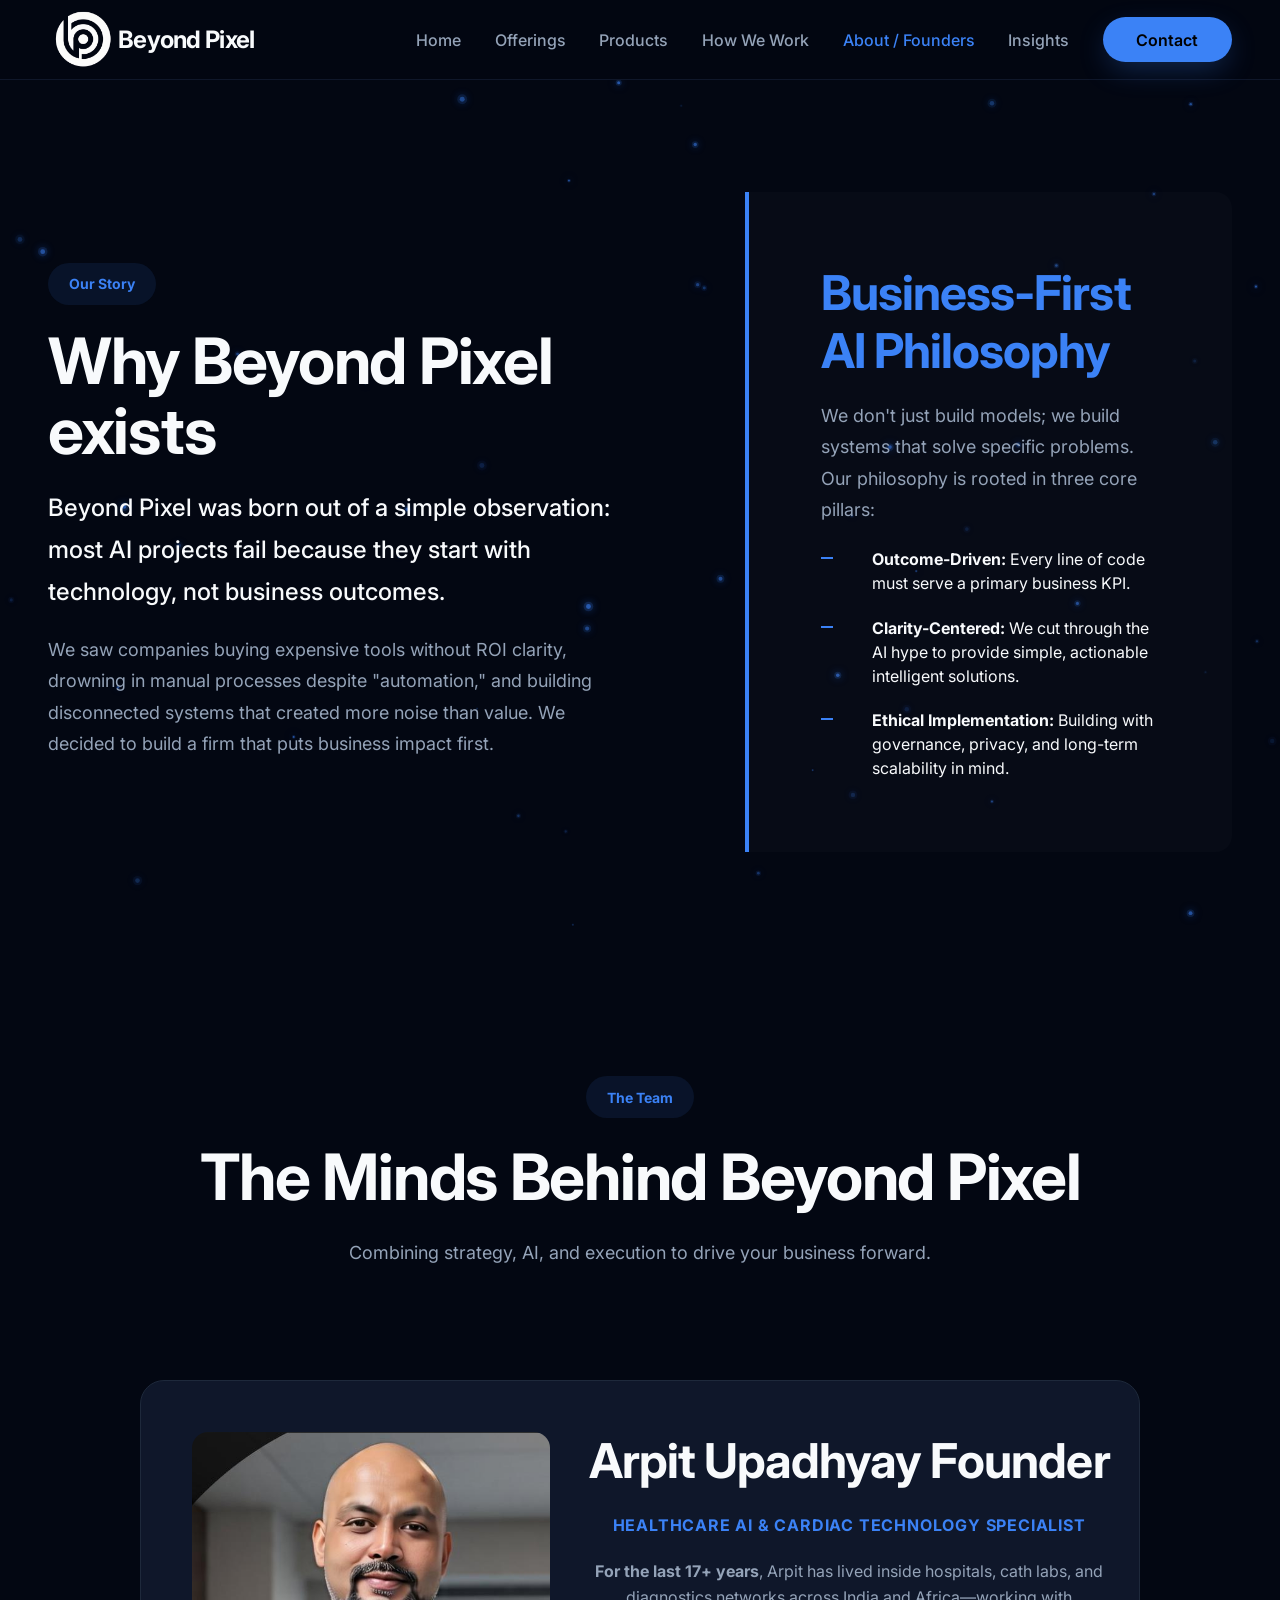
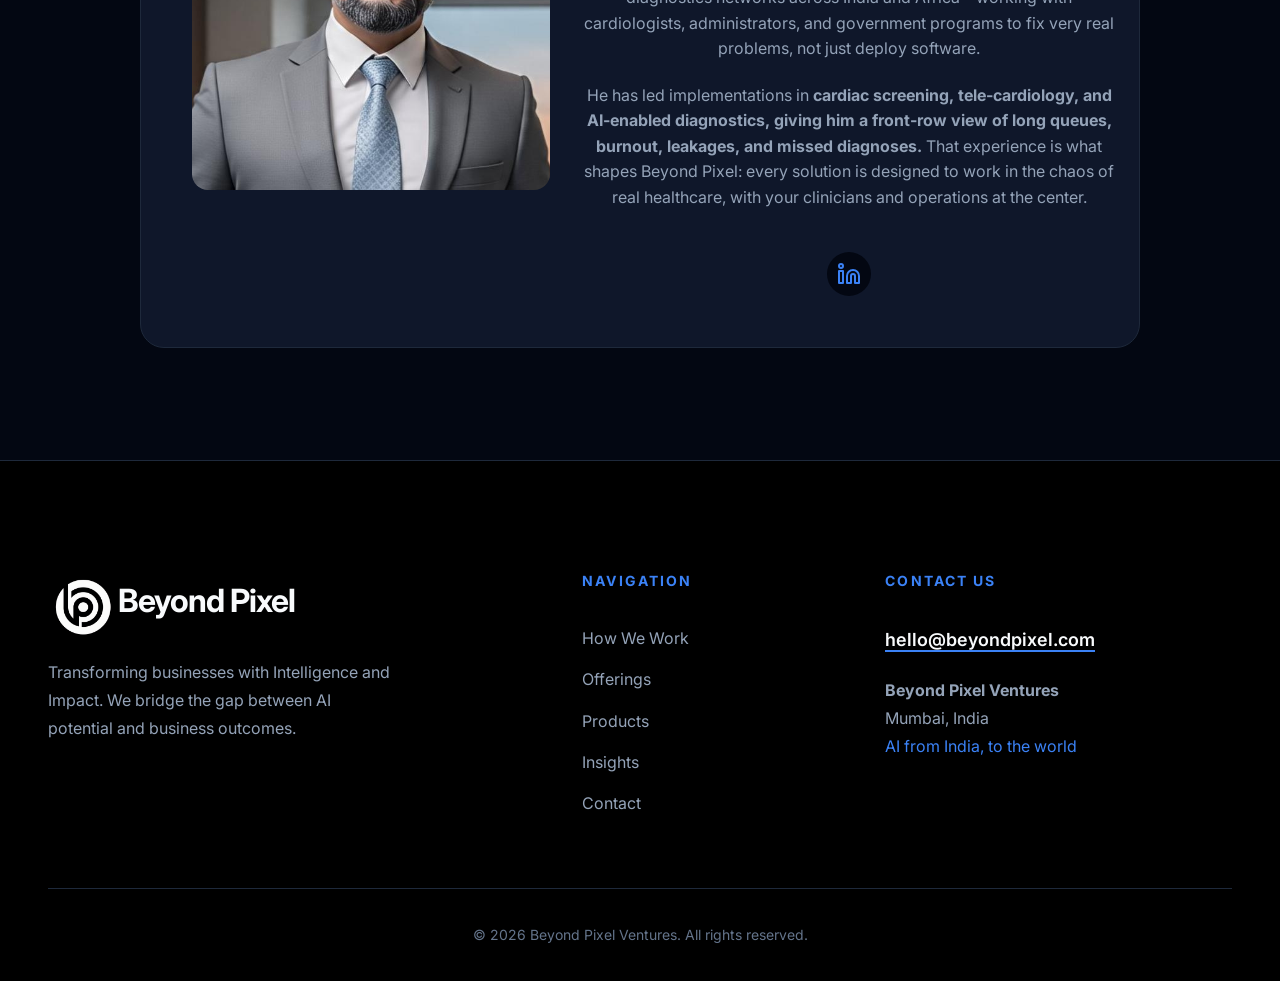
<file: pages/about.html>
<!DOCTYPE html>
<html lang="en">

<head>
    <meta charset="UTF-8">
    <meta name="viewport" content="width=device-width, initial-scale=1.0">
    <meta name="description"
        content="About Beyond Pixel - Our Story and Founders. Discover why we believe in a business-first AI philosophy.">
    <title>About Us | Beyond Pixel</title>

    <!-- Google Fonts - Inter -->
    <link rel="preconnect" href="https://fonts.googleapis.com">
    <link rel="preconnect" href="https://fonts.gstatic.com" crossorigin>
    <link href="https://fonts.googleapis.com/css2?family=Inter:wght@400;500;600;700&display=swap" rel="stylesheet">

    <!-- Stylesheets -->
    <link rel="stylesheet" href="../CSS/about.css">
    <link rel="stylesheet" href="../CSS/style.css">

<body>
    <!-- Sticky Navigation -->
    <nav class="nav" id="navbar">
        <div class="nav-container">
            <div class="flex">
                <img src="../images/logo.png" alt="logo" class="logo">
                <a href="#" class="nav-logo">Beyond Pixel</a>
            </div>
            <ul class="nav-menu" id="navMenu">
                <li><a href="../index.html#home" class="nav-link">Home</a></li>
                <li><a href="offerings.html" class="nav-link">Offerings</a></li>
                <li><a href="products.html" class="nav-link">Products</a></li>
                <li><a href="../index.html#how-we-work" class="nav-link">How We Work</a></li>
                <li><a href="about.html" class="nav-link active">About / Founders</a></li>
                <li><a href="../index.html#insights" class="nav-link">Insights</a></li>
                <li><a href="contact.html" class="btn btn-primary">Contact</a></li>
            </ul>

            <button class="nav-toggle" id="navToggle" aria-label="Toggle navigation">
                <span></span>
                <span></span>
                <span></span>
            </button>
        </div>
    </nav>

    <!-- Section 1: Company Story -->
    <section class="company-story section-lg">
        <canvas id="hero-particles" class="particles-canvas"></canvas>
        <div class="container">
            <div class="story-grid">
                <div class="story-content reveal fade-left">
                    <span class="offering-label">Our Story</span>
                    <h1>Why Beyond Pixel exists</h1>
                    <p class="lead">Beyond Pixel was born out of a simple observation: most AI projects fail because
                        they start with technology, not business outcomes.</p>
                    <p>We saw companies buying expensive tools without ROI clarity, drowning in manual processes despite
                        "automation," and building disconnected systems that created more noise than value. We decided
                        to build a firm that puts business impact first.</p>
                </div>
                <div class="story-philosophy reveal fade-right">
                    <div class="philosophy-card card">
                        <h3 class="text-accent">Business-First AI Philosophy</h3>
                        <p>We don't just build models; we build systems that solve specific problems. Our philosophy is
                            rooted in three core pillars:</p>
                        <ul class="philosophy-list mt-md">
                            <li>
                                <strong>Outcome-Driven:</strong> Every line of code must serve a primary business KPI.
                            </li>
                            <li>
                                <strong>Clarity-Centered:</strong> We cut through the AI hype to provide simple,
                                actionable intelligent solutions.
                            </li>
                            <li>
                                <strong>Ethical Implementation:</strong> Building with governance, privacy, and
                                long-term scalability in mind.
                            </li>
                        </ul>
                    </div>
                </div>
            </div>
        </div>
    </section>

    <!-- Section 2: Founders -->
    <section class="founders-section section-lg">
        <div class="container">
            <div class="section-header text-center mb-3xl">
                <span class="offering-label">The Team</span>
                <h2 class="reveal fade-up">The Minds Behind Beyond Pixel</h2>
                <p class="text-secondary mt-sm reveal fade-up">Combining strategy, AI, and execution to drive your
                    business
                    forward.</p>
            </div>

            <div class="founders-grid stagger-children">
                <!-- Founder 1 -->
                <div class="founder-card reveal scale-in">
                    <div class="founder-image-container">
                        <img src="../images/founder.png" alt="Arpit" class="founder-image">
                    </div>
                    <div class="founder-info text-center mt-lg">
                        <h3>Arpit Upadhyay Founder</h3>
                        <p class="founder-role text-accent">Healthcare AI & Cardiac Technology Specialist</p>
                        <p class="founder-bio mt-md"> <strong>For the last 17+ years</strong>, Arpit has lived inside
                            hospitals, cath labs, and diagnostics networks across India and Africa—working with
                            cardiologists, administrators, and government programs to fix very real problems, not just
                            deploy software.</p>
                        <p class="founder-bio mt-md">
                            He has led implementations in <strong>cardiac screening, tele-cardiology, and AI-enabled
                                diagnostics, giving him a front-row view of long queues, burnout, leakages, and missed
                                diagnoses.</strong> That experience is what shapes Beyond Pixel: every solution is
                            designed to work in the chaos of real healthcare, with your clinicians and operations at the
                            center.
                        </p>
                        <a href="#" class="linkedin-link mt-md">
                            <svg width="24" height="24" viewBox="0 0 24 24" fill="none" stroke="currentColor"
                                stroke-width="2" stroke-linecap="round" stroke-linejoin="round">
                                <path
                                    d="M16 8a6 6 0 0 1 6 6v7h-4v-7a2 2 0 0 0-2-2 2 2 0 0 0-2 2v7h-4v-7a6 6 0 0 1 6-6z" />
                                <rect x="2" y="9" width="4" height="12" />
                                <circle cx="4" cy="4" r="2" />
                            </svg>
                        </a>
                    </div>
                </div>

                <!-- Founder 2 -->
                <!-- <div class="founder-card fade-in">
                    <div class="founder-image-container">
                        <img src="C:/Users/nagar/.gemini/antigravity/brain/c5e9b186-e74f-44e8-b6fa-d5fc8478a3ed/founder_female_headshot_1768330670884.png"
                            alt="Sarah Chen" class="founder-image">
                    </div>
                    <div class="founder-info text-center mt-lg">
                        <h3>Sarah Chen</h3>
                        <p class="founder-role text-accent">Co-Founder & Head of AI</p>
                        <p class="founder-bio mt-md">AI researcher and systems architect with a passion for practical
                            automation. Sarah oversees the technical execution and intelligent system design at Beyond
                            Pixel.</p>
                        <a href="#" class="linkedin-link mt-md">
                            <svg width="24" height="24" viewBox="0 0 24 24" fill="none" stroke="currentColor"
                                stroke-width="2" stroke-linecap="round" stroke-linejoin="round">
                                <path
                                    d="M16 8a6 6 0 0 1 6 6v7h-4v-7a2 2 0 0 0-2-2 2 2 0 0 0-2 2v7h-4v-7a6 6 0 0 1 6-6z" />
                                <rect x="2" y="9" width="4" height="12" />
                                <circle cx="4" cy="4" r="2" />
                            </svg>
                        </a>
                    </div>
                </div> -->
            </div>
        </div>
    </section>

    <!-- Footer -->
    <footer class="footer">
        <div class="container">
            <div class="footer-grid">
                <!-- Left: Logo & Positioning -->
                <div class="footer-brand">
                    <div class="flex">
                        <img src="../images/logo.png" alt="image" class="logo">
                        <a href="#" class="nav-logo">Beyond Pixel</a>
                    </div>
                    <p class="mt-sm">Transforming businesses with Intelligence and Impact. We bridge the gap between AI
                        potential and business outcomes.</p>
                </div>

                <!-- Center: Navigation Links -->
                <div class="footer-links">
                    <h4>Navigation</h4>
                    <ul>
                        <li><a href="../index.html#how-we-work">How We Work</a></li>
                        <li><a href="offerings.html">Offerings</a></li>
                        <li><a href="products.html">Products</a></li>
                        <li><a href="../index.html#insights">Insights</a></li>
                        <li><a href="../index.html#contact">Contact</a></li>
                    </ul>
                </div>

                <!-- Right: Contact & Address -->
                <div class="footer-address">
                    <h4>Contact Us</h4>
                    <p><a href="mailto:hello@beyondpixel.com" class="footer-email">hello@beyondpixel.com</a></p>
                    <div class="address-block mt-md">
                        <strong>Beyond Pixel Ventures</strong><br>
                        Mumbai, India<br>
                        <span class="text-accent">AI from India, to the world</span>
                    </div>
                </div>
            </div>

            <div class="footer-bottom text-center">
                <p>&copy; 2026 Beyond Pixel Ventures. All rights reserved.</p>
            </div>
        </div>
    </footer>

    <!-- JavaScript -->
    <script src="../JS/script.js"></script>
</body>

</html>
</file>
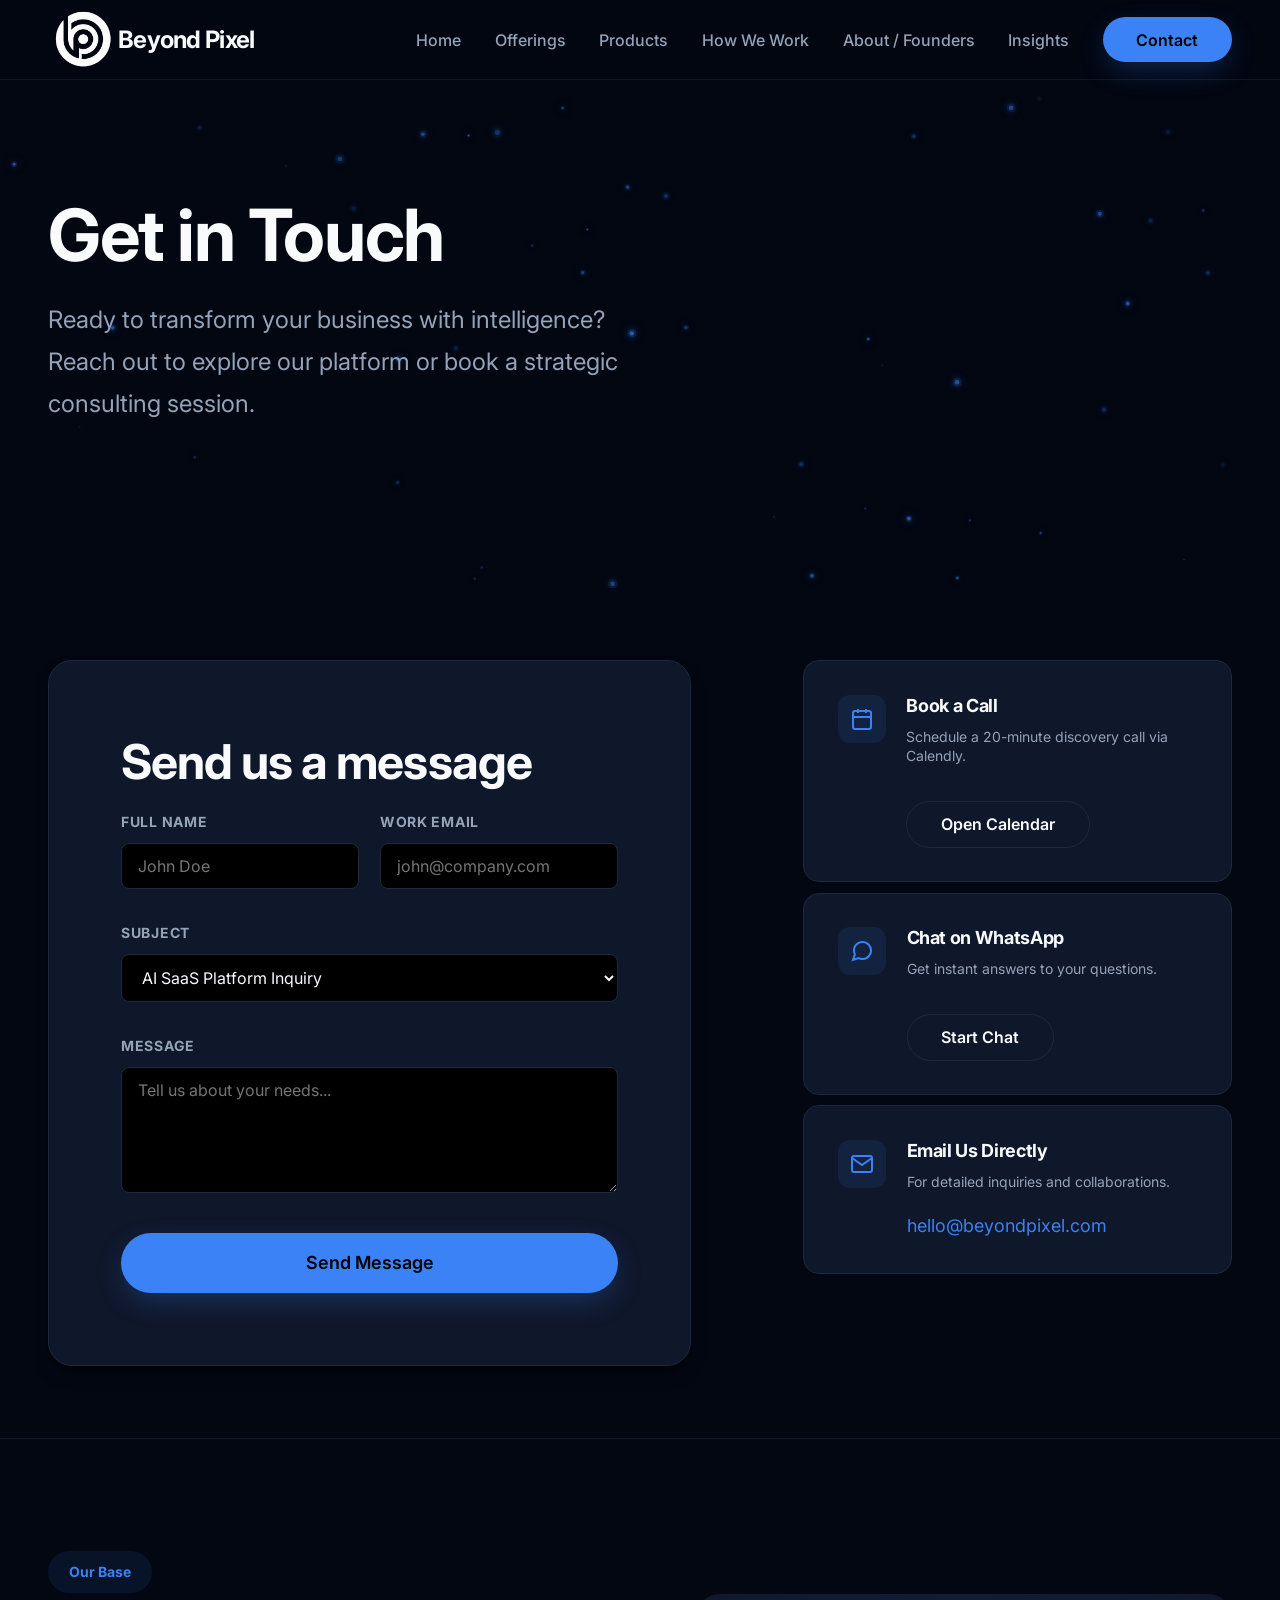
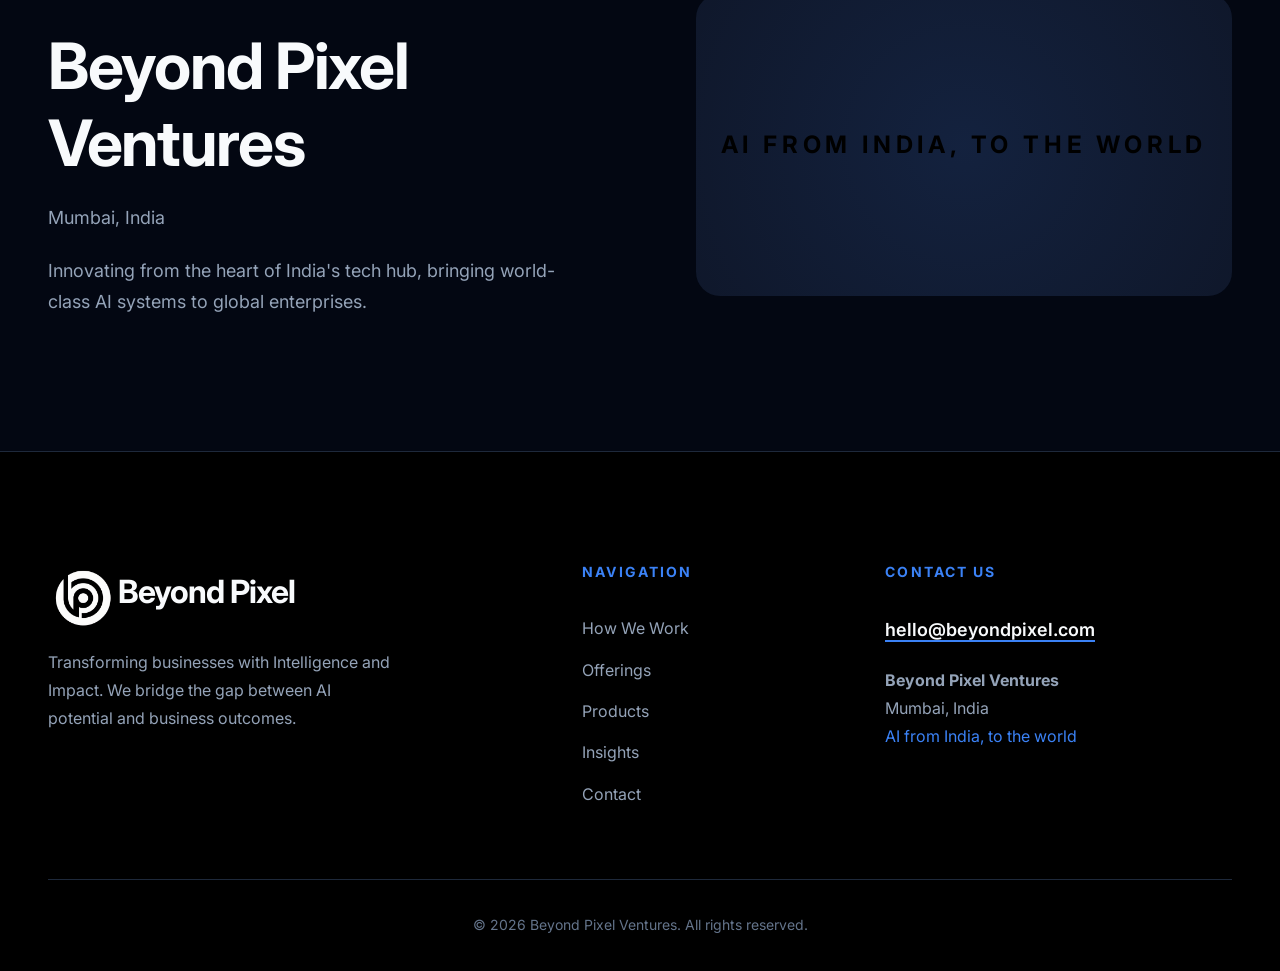
<file: pages/contact.html>
<!DOCTYPE html>
<html lang="en">

<head>
    <meta charset="UTF-8">
    <meta name="viewport" content="width=device-width, initial-scale=1.0">
    <meta name="description" content="Contact Beyond Pixel - Get in touch for AI SaaS solutions and custom consulting.">
    <title>Contact Us | Beyond Pixel</title>

    <!-- Google Fonts - Inter -->
    <link rel="preconnect" href="https://fonts.googleapis.com">
    <link rel="preconnect" href="https://fonts.gstatic.com" crossorigin>
    <link href="https://fonts.googleapis.com/css2?family=Inter:wght@400;500;600;700&display=swap" rel="stylesheet">

    <!-- Stylesheets -->
    <link rel="stylesheet" href="../CSS/style.css">
    <link rel="stylesheet" href="../CSS/contact.css">
</head>

<body>
    <!-- Sticky Navigation -->
    <nav class="nav" id="navbar">
        <div class="nav-container">
            <div class="flex">
                <img src="../images/logo.png" alt="logo" class="logo">
                <a href="#" class="nav-logo">Beyond Pixel</a>
            </div>

            <ul class="nav-menu" id="navMenu">
                <li><a href="../index.html#home" class="nav-link">Home</a></li>
                <li><a href="offerings.html" class="nav-link">Offerings</a></li>
                <li><a href="products.html" class="nav-link">Products</a></li>
                <li><a href="../index.html#how-we-work" class="nav-link">How We Work</a></li>
                <li><a href="about.html" class="nav-link">About / Founders</a></li>
                <li><a href="../index.html#insights" class="nav-link">Insights</a></li>
                <li><a href="contact.html" class="btn btn-primary">Contact</a></li>
            </ul>

            <button class="nav-toggle" id="navToggle" aria-label="Toggle navigation">
                <span></span>
                <span></span>
                <span></span>
            </button>
        </div>
    </nav>

    <!-- Page Intro -->
    <section class="page-intro section-lg">
        <canvas id="hero-particles" class="particles-canvas"></canvas>
        <div class="container reveal fade-up">
            <h1>Get in Touch</h1>
            <p class="hero-description mt-md" style="max-width: 600px;">
                Ready to transform your business with intelligence? Reach out to explore our platform or book a
                strategic consulting session.
            </p>
        </div>
    </section>

    <!-- Contact Section -->
    <section class="contact-page-section">
        <div class="container">
            <div class="contact-grid">
                <!-- Left: Contact Form -->
                <div class="contact-form-container reveal fade-left">
                    <h3 class="mb-lg">Send us a message</h3>
                    <form action="#" class="main-contact-form">
                        <div class="form-row">
                            <div class="form-group">
                                <label for="name">Full Name</label>
                                <input type="text" id="name" placeholder="John Doe" required>
                            </div>
                            <div class="form-group">
                                <label for="email">Work Email</label>
                                <input type="email" id="email" placeholder="john@company.com" required>
                            </div>
                        </div>
                        <div class="form-group">
                            <label for="subject">Subject</label>
                            <select id="subject">
                                <option value="saas">AI SaaS Platform Inquiry</option>
                                <option value="consulting">Custom AI Consulting</option>
                                <option value="audit">Free AI Audit</option>
                                <option value="other">Other</option>
                            </select>
                        </div>
                        <div class="form-group">
                            <label for="message">Message</label>
                            <textarea id="message" rows="5" placeholder="Tell us about your needs..."
                                required></textarea>
                        </div>
                        <button type="submit" class="btn btn-primary btn-lg w-full">Send Message</button>
                    </form>
                </div>

                <!-- Right: Other Options -->
                <div class="contact-methods-container stagger-children">
                    <!-- Calendly Placeholder -->
                    <div class="method-card calendly-card mb-xl reveal fade-right pulse-hover">
                        <div class="method-icon"><svg width="24" height="24" viewBox="0 0 24 24" fill="none"
                                stroke="currentColor" stroke-width="2">
                                <rect x="3" y="4" width="18" height="18" rx="2" ry="2" />
                                <line x1="16" y1="2" x2="16" y2="6" />
                                <line x1="8" y1="2" x2="8" y2="6" />
                                <line x1="3" y1="10" x2="21" y2="10" />
                            </svg></div>
                        <div class="method-content">
                            <h4>Book a Call</h4>
                            <p>Schedule a 20-minute discovery call via Calendly.</p>
                            <a href="#" class="btn btn-secondary btn-sm mt-sm">Open Calendar</a>
                        </div>
                    </div>

                    <!-- WhatsApp CTA -->
                    <div class="method-card whatsapp-card mb-xl">
                        <div class="method-icon"><svg width="24" height="24" viewBox="0 0 24 24" fill="none"
                                stroke="currentColor" stroke-width="2">
                                <path
                                    d="M21 11.5a8.38 8.38 0 0 1-.9 3.8 8.5 8.5 0 0 1-7.6 4.7 8.38 8.38 0 0 1-3.8-.9L3 21l1.9-5.7a8.38 8.38 0 0 1-.9-3.8 8.5 8.5 0 0 1 4.7-7.6 8.38 8.38 0 0 1 3.8-.9h.5a8.48 8.48 0 0 1 8 8v.5z" />
                            </svg></div>
                        <div class="method-content">
                            <h4>Chat on WhatsApp</h4>
                            <p>Get instant answers to your questions.</p>
                            <a href="https://wa.me/919620999960?text=Hi%20there!"
                                class="btn btn-secondary btn-sm mt-sm">Start Chat</a>
                        </div>
                    </div>

                    <!-- Email Address -->
                    <div class="method-card email-card">
                        <div class="method-icon"><svg width="24" height="24" viewBox="0 0 24 24" fill="none"
                                stroke="currentColor" stroke-width="2">
                                <path d="M4 4h16c1.1 0 2 .9 2 2v12c0 1.1-.9 2-2 2H4c-1.1 0-2-.9-2-2V6c0-1.1.9-2 2-2z" />
                                <polyline points="22,6 12,13 2,6" />
                            </svg></div>
                        <div class="method-content">
                            <h4>Email Us Directly</h4>
                            <p>For detailed inquiries and collaborations.</p>
                            <a href="mailto:hello@beyondpixel.com"
                                class="text-accent font-bold mt-xs block">hello@beyondpixel.com</a>
                        </div>
                    </div>
                </div>
            </div>
        </div>
    </section>

    <!-- Address & Identity -->
    <section class="identity-section section-lg bg-light">
        <div class="container">
            <div class="identity-grid">
                <div class="identity-text reveal fade-left">
                    <span class="offering-label">Our Base</span>
                    <h2 class="mt-sm">Beyond Pixel Ventures</h2>
                    <p class="lead mt-md">Mumbai, India</p>
                    <p class="text-secondary">Innovating from the heart of India's tech hub, bringing world-class AI
                        systems to global enterprises.</p>
                </div>
                <div class="identity-visual reveal fade-right">
                    <div class="mumbai-banner">
                        <span class="banner-tag">AI FROM INDIA, TO THE WORLD</span>
                    </div>
                </div>
            </div>
        </div>
    </section>

    <!-- Footer -->
    <footer class="footer">
        <div class="container">
            <div class="footer-grid">
                <!-- Left: Logo & Positioning -->
                <div class="footer-brand">
                    <div class="flex">
                        <img src="../images/logo.png" alt="image" class="logo">
                        <a href="#" class="nav-logo">Beyond Pixel</a>
                    </div>
                    <p class="mt-sm">Transforming businesses with Intelligence and Impact. We bridge the gap between AI
                        potential and business outcomes.</p>
                </div>

                <!-- Center: Navigation Links -->
                <div class="footer-links">
                    <h4>Navigation</h4>
                    <ul>
                        <li><a href="../index.html#how-we-work">How We Work</a></li>
                        <li><a href="offerings.html">Offerings</a></li>
                        <li><a href="products.html">Products</a></li>
                        <li><a href="../index.html#insights">Insights</a></li>
                        <li><a href="../index.html#contact">Contact</a></li>
                    </ul>
                </div>

                <!-- Right: Contact & Address -->
                <div class="footer-address">
                    <h4>Contact Us</h4>
                    <p><a href="mailto:hello@beyondpixel.com" class="footer-email">hello@beyondpixel.com</a></p>
                    <div class="address-block mt-md">
                        <strong>Beyond Pixel Ventures</strong><br>
                        Mumbai, India<br>
                        <span class="text-accent">AI from India, to the world</span>
                    </div>
                </div>
            </div>

            <div class="footer-bottom text-center">
                <p>&copy; 2026 Beyond Pixel Ventures. All rights reserved.</p>
            </div>
        </div>
    </footer>

    <!-- JavaScript -->
    <script src="../JS/script.js"></script>
</body>

</html>
</file>
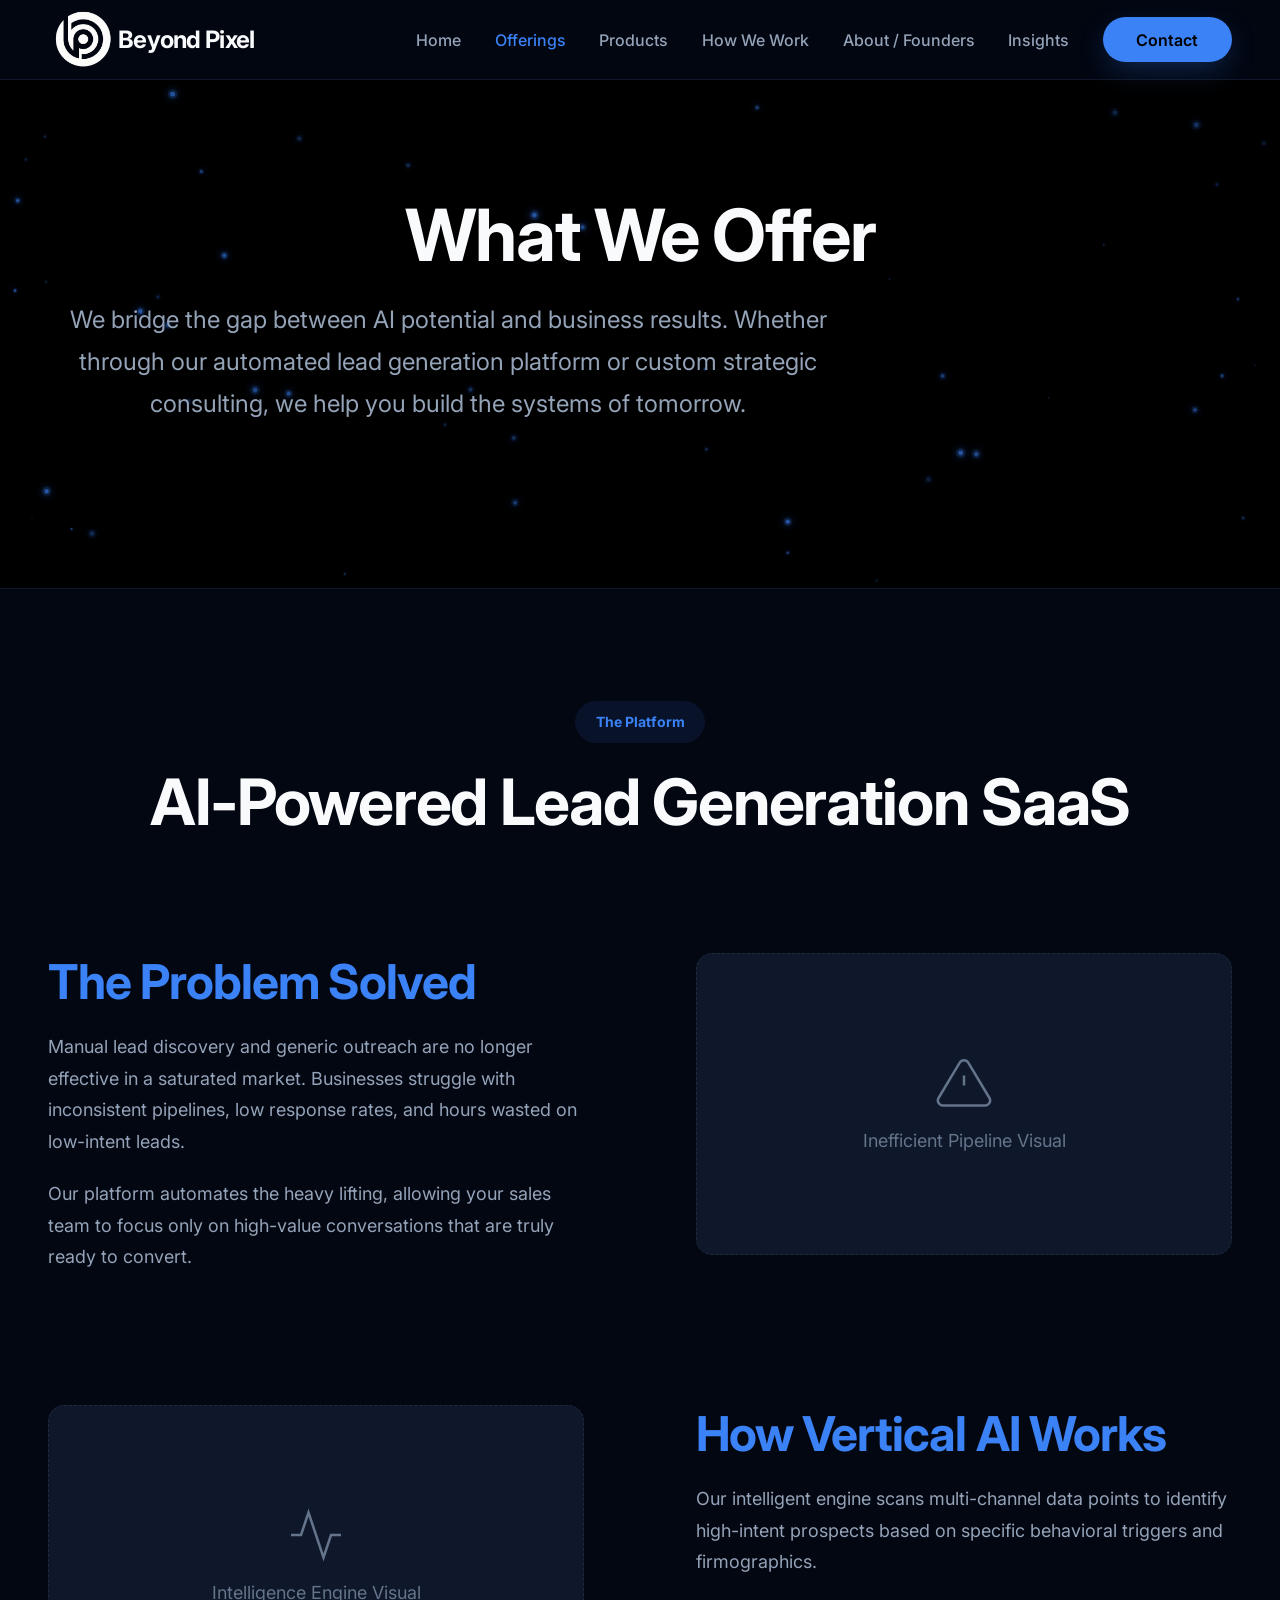
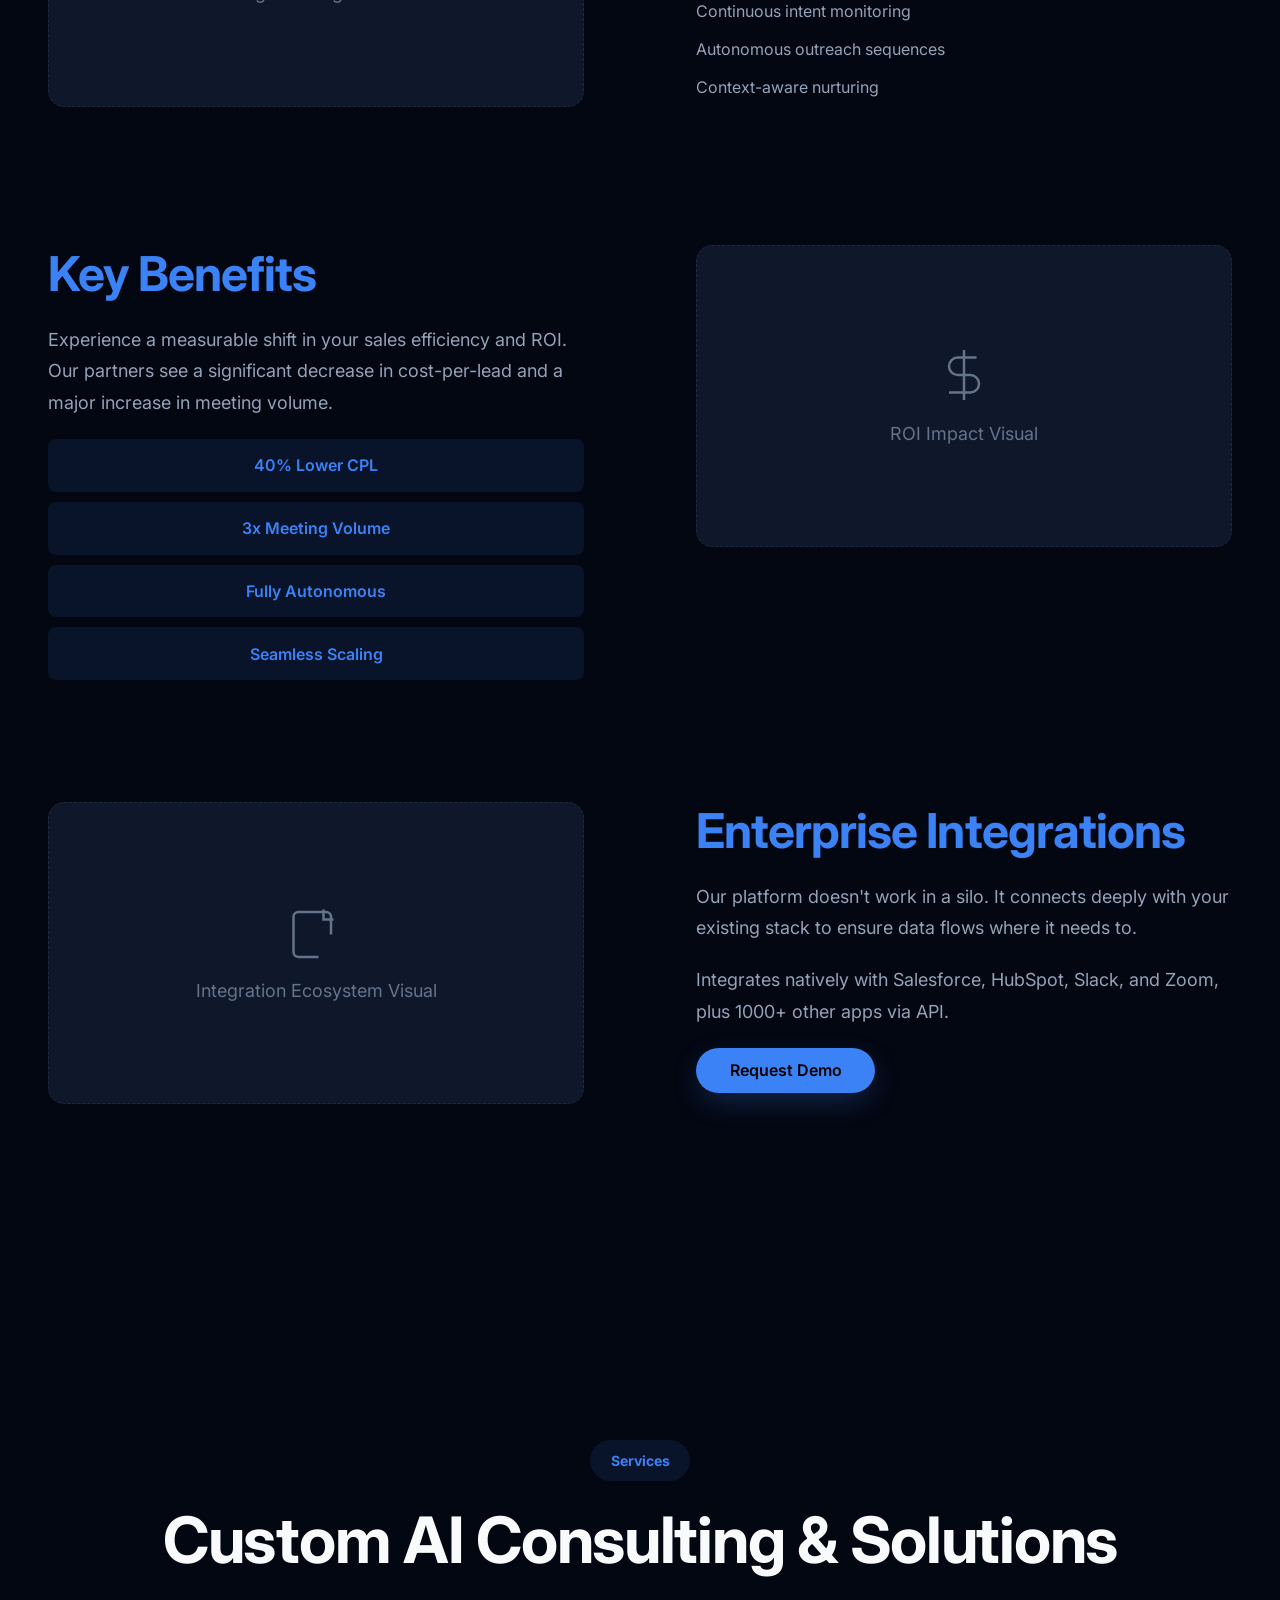
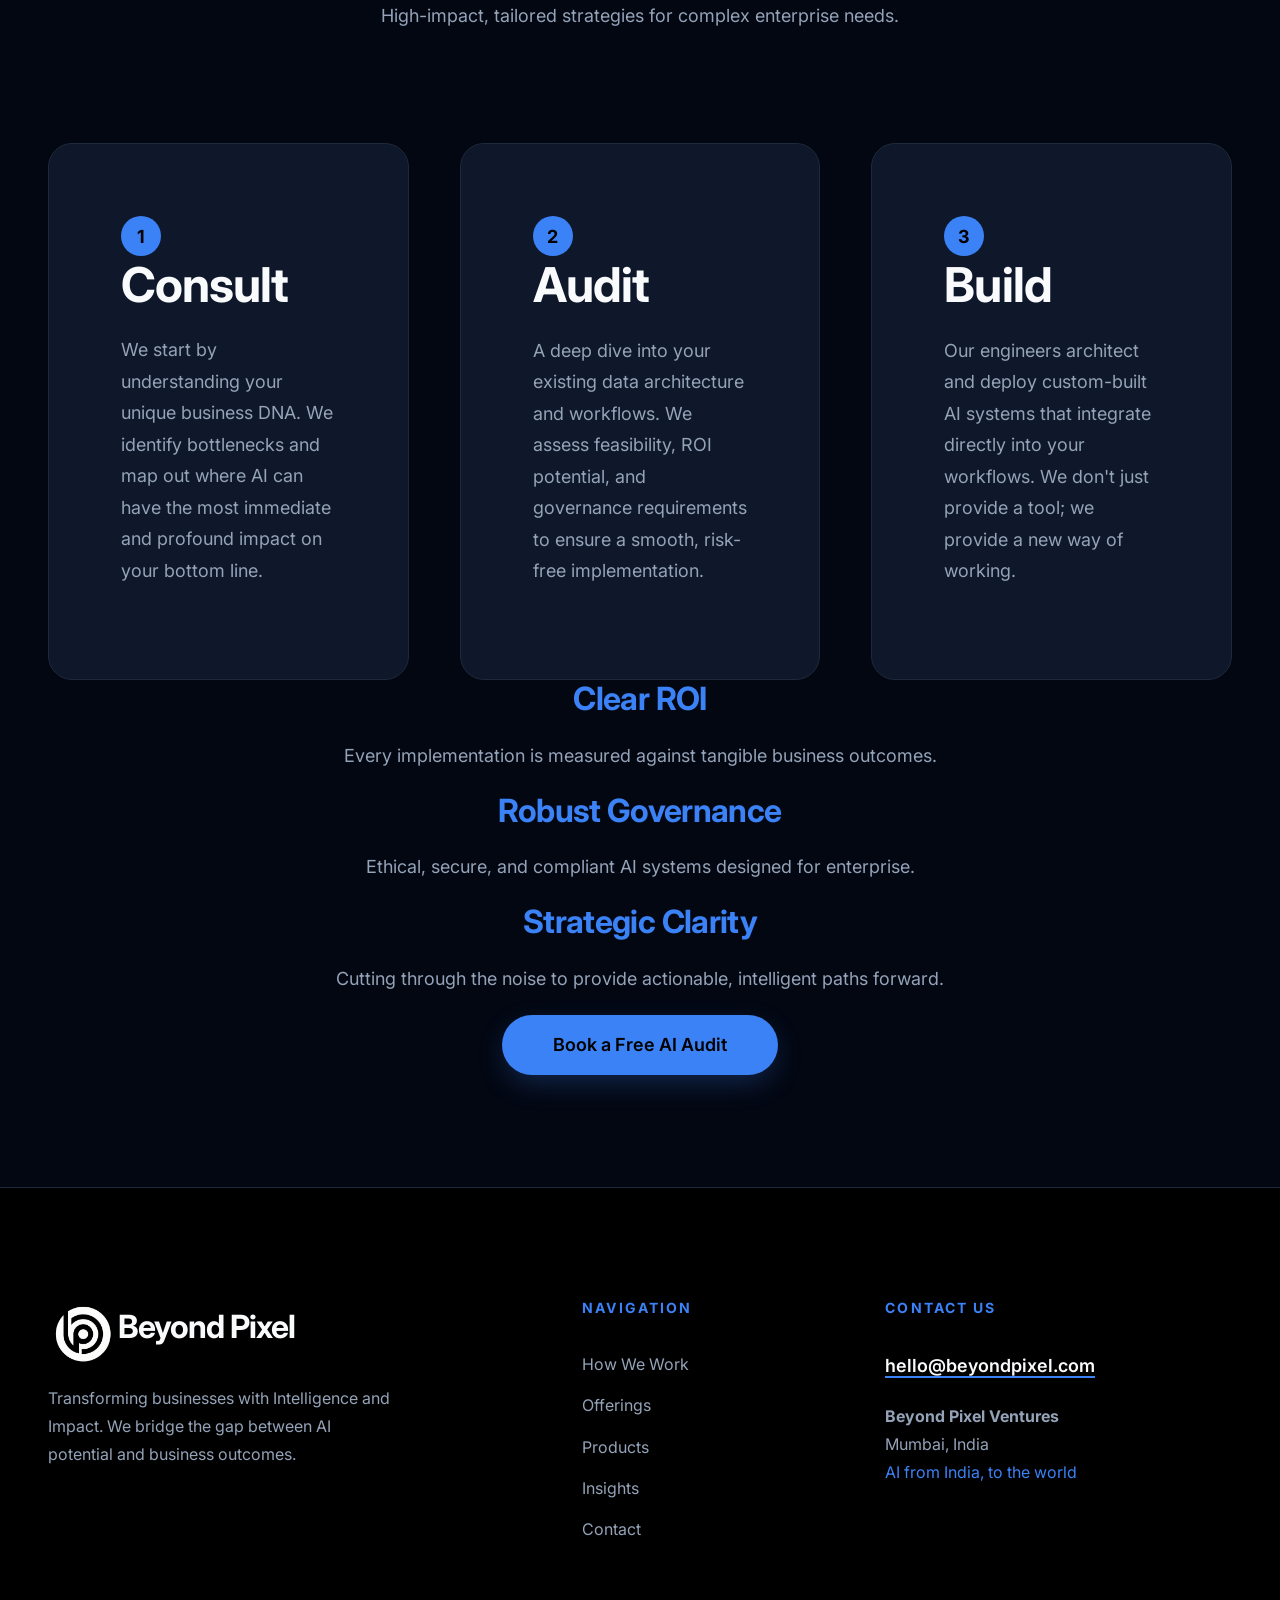
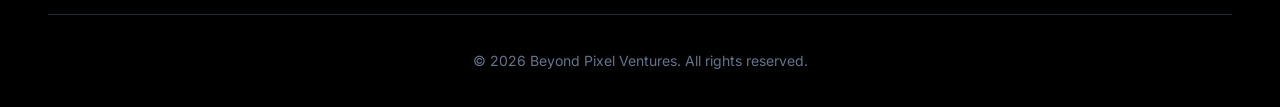
<file: pages/offerings.html>
<!DOCTYPE html>
<html lang="en">

<head>
    <meta charset="UTF-8">
    <meta name="viewport" content="width=device-width, initial-scale=1.0">
    <meta name="description" content="What We Offer - Beyond Pixel AI SaaS Platform and Consulting Services">
    <title>What We Offer | Beyond Pixel</title>

    <!-- Google Fonts - Inter -->
    <link rel="preconnect" href="https://fonts.googleapis.com">
    <link rel="preconnect" href="https://fonts.gstatic.com" crossorigin>
    <link href="https://fonts.googleapis.com/css2?family=Inter:wght@400;500;600;700&display=swap" rel="stylesheet">

    <!-- Stylesheet -->
    <link rel="stylesheet" href="../CSS/style.css">
    <link rel="stylesheet" href="../CSS/offerpage.css">
</head>

<body>
    <!-- Sticky Navigation -->
    <nav class="nav" id="navbar">
        <div class="nav-container">
            <div class="flex">
                <img src="../images/logo.png" alt="logo" class="logo">
                <a href="#" class="nav-logo">Beyond Pixel</a>
            </div>

            <ul class="nav-menu" id="navMenu">
                <li><a href="../index.html#home" class="nav-link">Home</a></li>
                <li><a href="offerings.html" class="nav-link active">Offerings</a></li>
                <li><a href="products.html" class="nav-link">Products</a></li>
                <li><a href="../index.html#how-we-work" class="nav-link">How We Work</a></li>
                <li><a href="about.html" class="nav-link">About / Founders</a></li>
                <li><a href="../index.html#insights" class="nav-link">Insights</a></li>
                <li><a href="contact.html" class="btn btn-primary">Contact</a></li>
            </ul>

            <button class="nav-toggle" id="navToggle" aria-label="Toggle navigation">
                <span></span>
                <span></span>
                <span></span>
            </button>
        </div>
    </nav>

    <!-- Section 1: Page Intro -->
    <section class="page-intro section-lg">
        <canvas id="hero-particles" class="particles-canvas"></canvas>
        <div class="container text-center reveal fade-up">
            <h1>What We Offer</h1>
            <p class="hero-description mt-md" style="max-width: 800px;">
                We bridge the gap between AI potential and business results. Whether through our automated lead
                generation platform or custom strategic consulting, we help you build the systems of tomorrow.
            </p>
        </div>
    </section>

    <!-- Section 2: AI SaaS Platform (Deep Dive) -->
    <section class="saas-deep-dive">
        <div class="container">
            <div class="section-header text-center mb-3xl reveal fade-up">
                <span class="offering-label">The Platform</span>
                <h2>AI-Powered Lead Generation SaaS</h2>
            </div>

            <!-- Deep Dive Row 1: Problem -->
            <div class="alternating-row mb-3xl reveal fade-left">
                <div class="alternating-content fade-in">
                    <h3 class="text-accent mb-sm">The Problem Solved</h3>
                    <p>Manual lead discovery and generic outreach are no longer effective in a saturated market.
                        Businesses struggle with inconsistent pipelines, low response rates, and hours wasted on
                        low-intent leads.</p>
                    <p>Our platform automates the heavy lifting, allowing your sales team to focus only on high-value
                        conversations that are truly ready to convert.</p>
                </div>
                <div class="alternating-visual fade-in">
                    <div class="placeholder-visual">
                        <svg width="60" height="60" viewBox="0 0 24 24" fill="none" stroke="currentColor"
                            stroke-width="1">
                            <path
                                d="M10.29 3.86L1.82 18a2 2 0 0 0 1.71 3h16.94a2 2 0 0 0 1.71-3L13.71 3.86a2 2 0 0 0-3.42 0z" />
                            <line x1="12" y1="9" x2="12" y2="13" />
                            <line x1="12" y1="17" x2="12.01" y2="17" />
                        </svg>
                        <span>Inefficient Pipeline Visual</span>
                    </div>
                </div>
            </div>

            <!-- Deep Dive Row 2: How it works -->
            <div class="alternating-row row-reverse mb-3xl reveal fade-right">
                <div class="alternating-content fade-in">
                    <h3 class="text-accent mb-sm">How Vertical AI Works</h3>
                    <p>Our intelligent engine scans multi-channel data points to identify high-intent prospects based on
                        specific behavioral triggers and firmographics.</p>
                    <ul class="offering-bullets mt-md">
                        <li><span>Continuous intent monitoring</span></li>
                        <li><span>Autonomous outreach sequences</span></li>
                        <li><span>Context-aware nurturing</span></li>
                    </ul>
                </div>
                <div class="alternating-visual fade-in">
                    <div class="placeholder-visual">
                        <svg width="60" height="60" viewBox="0 0 24 24" fill="none" stroke="currentColor"
                            stroke-width="1">
                            <polyline points="22 12 18 12 15 21 9 3 6 12 2 12" />
                        </svg>
                        <span>Intelligence Engine Visual</span>
                    </div>
                </div>
            </div>

            <!-- Deep Dive Row 3: Benefits -->
            <div class="alternating-row mb-3xl">
                <div class="alternating-content fade-in">
                    <h3 class="text-accent mb-sm">Key Benefits</h3>
                    <p>Experience a measurable shift in your sales efficiency and ROI. Our partners see a significant
                        decrease in cost-per-lead and a major increase in meeting volume.</p>
                    <div class="grid grid-2 mt-md">
                        <div class="benefit-tag"><span>40% Lower CPL</span></div>
                        <div class="benefit-tag"><span>3x Meeting Volume</span></div>
                        <div class="benefit-tag"><span>Fully Autonomous</span></div>
                        <div class="benefit-tag"><span>Seamless Scaling</span></div>
                    </div>
                </div>
                <div class="alternating-visual fade-in">
                    <div class="placeholder-visual">
                        <svg width="60" height="60" viewBox="0 0 24 24" fill="none" stroke="currentColor"
                            stroke-width="1">
                            <path d="M12 2v20M17 5H9.5a3.5 3.5 0 0 0 0 7h5a3.5 3.5 0 0 1 0 7H6" />
                        </svg>
                        <span>ROI Impact Visual</span>
                    </div>
                </div>
            </div>

            <!-- Deep Dive Row 4: Integrations -->
            <div class="alternating-row row-reverse mb-3xl">
                <div class="alternating-content fade-in">
                    <h3 class="text-accent mb-sm">Enterprise Integrations</h3>
                    <p>Our platform doesn't work in a silo. It connects deeply with your existing stack to ensure data
                        flows where it needs to.</p>
                    <p>Integrates natively with Salesforce, HubSpot, Slack, and Zoom, plus 1000+ other apps via API.</p>
                    <a href="#" class="btn btn-primary mt-lg">Request Demo</a>
                </div>
                <div class="alternating-visual fade-in">
                    <div class="placeholder-visual">
                        <svg width="60" height="60" viewBox="0 0 24 24" fill="none" stroke="currentColor"
                            stroke-width="1">
                            <path d="M18 13V6a2 2 0 0 0-2-2H5a2 2 0 0 0-2 2v14a2 2 0 0 0 2 2h8" />
                            <polyline points="15 3 15 7 19 7" />
                            <path d="M20 22h.01" />
                            <path d="M15 18h.01" />
                            <path d="M20 18h.01" />
                            <path d="M15 22h.01" />
                        </svg>
                        <span>Integration Ecosystem Visual</span>
                    </div>
                </div>
            </div>
        </div>
    </section>

    <!-- Section 3: AI Consulting & Solutions -->
    <section class="consulting-deep-dive section-lg">
        <div class="container">
            <div class="section-header text-center mb-3xl">
                <span class="offering-label">Services</span>
                <h2 class="fade-in">Custom AI Consulting & Solutions</h2>
                <p class="text-secondary mt-sm">High-impact, tailored strategies for complex enterprise needs.</p>
            </div>

            <div class="consulting-framework mt-2xl stagger-children">
                <div class="framework-step-large reveal fade-up pulse-hover">
                    <div class="framework-number">1</div>
                    <h3>Consult</h3>
                    <p>We start by understanding your unique business DNA. We identify bottlenecks and map out where AI
                        can have the most immediate and profound impact on your bottom line.</p>
                </div>
                <div class="framework-step-large fade-in">
                    <div class="framework-number">2</div>
                    <h3>Audit</h3>
                    <p>A deep dive into your existing data architecture and workflows. We assess feasibility, ROI
                        potential, and governance requirements to ensure a smooth, risk-free implementation.</p>
                </div>
                <div class="framework-step-large fade-in">
                    <div class="framework-number">3</div>
                    <h3>Build</h3>
                    <p>Our engineers architect and deploy custom-built AI systems that integrate directly into your
                        workflows. We don't just provide a tool; we provide a new way of working.</p>
                </div>
            </div>

            <div class="consulting-highlights grid grid-3 mt-3xl text-center">
                <div class="highlight-item fade-in">
                    <h4 class="text-accent">Clear ROI</h4>
                    <p>Every implementation is measured against tangible business outcomes.</p>
                </div>
                <div class="highlight-item fade-in">
                    <h4 class="text-accent">Robust Governance</h4>
                    <p>Ethical, secure, and compliant AI systems designed for enterprise.</p>
                </div>
                <div class="highlight-item fade-in">
                    <h4 class="text-accent">Strategic Clarity</h4>
                    <p>Cutting through the noise to provide actionable, intelligent paths forward.</p>
                </div>
            </div>

            <div class="text-center mt-3xl">
                <a href="index.html#contact" class="btn btn-primary btn-lg">Book a Free AI Audit</a>
            </div>
        </div>
    </section>

    <!-- Footer -->
    <footer class="footer">
        <div class="container">
            <div class="footer-grid">
                <!-- Left: Logo & Positioning -->
                <div class="footer-brand">
                    <div class="flex">
                        <img src="../images/logo.png" alt="logo" class="logo">
                        <a href="../index.html" class="nav-logo">Beyond Pixel</a>
                    </div>
                    <p class="mt-sm">Transforming businesses with Intelligence and Impact. We bridge the gap between AI
                        potential and business outcomes.</p>
                </div>

                <!-- Center: Navigation Links -->
                <div class="footer-links">
                    <h4>Navigation</h4>
                    <ul>
                        <li><a href="../index.html#how-we-work">How We Work</a></li>
                        <li><a href="offerings.html">Offerings</a></li>
                        <li><a href="products.html">Products</a></li>
                        <li><a href="../index.html#insights">Insights</a></li>
                        <li><a href="../index.html#contact">Contact</a></li>
                    </ul>
                </div>

                <!-- Right: Contact & Address -->
                <div class="footer-address">
                    <h4>Contact Us</h4>
                    <p><a href="mailto:hello@beyondpixel.com" class="footer-email">hello@beyondpixel.com</a></p>
                    <div class="address-block mt-md">
                        <strong>Beyond Pixel Ventures</strong><br>
                        Mumbai, India<br>
                        <span class="text-accent">AI from India, to the world</span>
                    </div>
                </div>
            </div>

            <div class="footer-bottom text-center">
                <p>&copy; 2026 Beyond Pixel Ventures. All rights reserved.</p>
            </div>
        </div>
    </footer>

    <!-- JavaScript -->
    <script src="../JS/script.js"></script>
</body>

</html>
</file>
<file: CSS/about.css>
/* ============================================
   ABOUT PAGE SPECIFIC
   ============================================ */
.story-grid {
  display: grid;
  grid-template-columns: 1.2fr 1fr;
  gap: var(--space-3xl);
  align-items: center;
}

.story-content h1 {
  font-size: var(--font-size-3xl);
  line-height: 1.1;
}

.story-content .lead {
  font-size: var(--font-size-lg);
  font-weight: var(--font-weight-medium);
  color: var(--color-text-primary);
  margin-bottom: var(--space-md);
}

.philosophy-card {
  padding: var(--space-2xl);
  border-left: 4px solid var(--color-accent);
  background: rgba(255, 255, 255, 0.02);
  border-radius: 0 var(--radius-xl) var(--radius-xl) 0;
  backdrop-filter: blur(10px);
}

.philosophy-list {
  list-style: none;
  display: flex;
  flex-direction: column;
  gap: var(--space-md);
}

.philosophy-list li {
  position: relative;
  padding-left: var(--space-xl);
  font-size: var(--font-size-sm);
}

.philosophy-list li::before {
  content: '';
  position: absolute;
  left: 0;
  top: 10px;
  width: 12px;
  height: 2px;
  background-color: var(--color-accent);
}

/* Founders Section */
.founders-grid {
  display: flex;
  justify-content: center;
  align-items: center;
  gap: var(--space-2xl);
  max-width: 1000px;
  margin: 0 auto;
}

.founder-card {
  max-width: 1200px;
  background-color: var(--color-secondary);
  border: 1px solid var(--color-border);
  border-radius: var(--radius-2xl);
  padding: var(--space-xl);
  transition: all var(--transition-base);
  display: grid;
  grid-template-columns: 40% 60%;
  gap: 30px;
}
@media (max-width:789px){
  .founder-card{
    grid-template-columns: 1fr;
    grid-template-rows: auto auto;
  }
}

.founder-card:hover {
  transform: translateY(-8px);
  box-shadow: var(--shadow-xl);
  border-color: var(--color-border);
}

.founder-image-container {
  width: 100%;
  aspect-ratio: 1/1;
  border-radius: var(--radius-xl);
  overflow: hidden;
  background-color: var(--color-primary);
}

.founder-image {
  width: 100%;
  height: 100%;
  object-fit: cover;
  transition: transform var(--transition-smooth);
}

.founder-card:hover .founder-image {
  transform: scale(1.05);
}

.founder-role {
  font-size: var(--font-size-sm);
  font-weight: var(--font-weight-bold);
  text-transform: uppercase;
  letter-spacing: 0.05em;
}

.founder-bio {
  font-size: var(--font-size-sm);
  line-height: 1.6;
  color: var(--color-text-secondary);
}

.linkedin-link {
  display: inline-flex;
  align-items: center;
  justify-content: center;
  width: 44px;
  height: 44px;
  border-radius: var(--radius-full);
  background-color: var(--color-primary);
  color: var(--color-accent);
  transition: all var(--transition-base);
}

.linkedin-link:hover {
  background-color: var(--color-accent);
  color: var(--color-primary-pure);
  transform: translateY(-3px);
}

@media (max-width: 1024px) {
  .story-grid {
    grid-template-columns: 1fr;
    text-align: center;
  }
  
  .philosophy-card {
    text-align: left;
  }
}

@media (max-width: 768px) {
  .founders-grid {
    grid-template-columns: 1fr;
  }
}
</file>
<file: CSS/style.css>
/* ============================================
   BEYOND PIXEL - DESIGN SYSTEM
   Global Design Direction Implementation
   ============================================ */

/* ============================================
   CSS CUSTOM PROPERTIES (Design Tokens)
   ============================================ */
:root {
  /* Color Palette - Deeper Dark Blue & Black Theme */
  --color-primary: #030712;           /* Deepest Midnight Blue */
  --color-primary-pure: #000000;      /* Absolute Black */
  --color-accent: #3B82F6;            /* Vibrant Blue */
  --color-accent-hover: #60A5FA;      /* Lighter blue for hover */
  --color-accent-light: rgba(59, 130, 246, 0.1); /* Translucent accent */
  --color-secondary: #0F172A;         /* Deep slate */
  --color-secondary-light: #1E293B;   /* Slate blue */
  --color-text-primary: #F8FAFC;      /* Off-white text */
  --color-text-secondary: #94A3B8;    /* Muted slate text - better for dark mode */
  --color-text-muted: #64748B;        /* Muted grey text */
  --color-border: #1E293B;            /* Subtle borders */
  --color-border-light: #0F172A;      /* Very subtle borders */
  
  /* Typography */
  --font-primary: 'Inter', -apple-system, BlinkMacSystemFont, 'Segoe UI', sans-serif;
  --font-weight-regular: 400;
  --font-weight-medium: 500;
  --font-weight-semibold: 600;
  --font-weight-bold: 700;
  
  /* Font Sizes - Fluid Typography */
  --font-size-xs: clamp(0.75rem, 0.7rem + 0.25vw, 0.875rem);
  --font-size-sm: clamp(0.875rem, 0.8rem + 0.375vw, 1rem);
  --font-size-base: clamp(1rem, 0.95rem + 0.25vw, 1.125rem);
  --font-size-lg: clamp(1.125rem, 1rem + 0.625vw, 1.5rem);
  --font-size-xl: clamp(1.5rem, 1.3rem + 1vw, 2rem);
  --font-size-2xl: clamp(2rem, 1.6rem + 2vw, 3rem);
  --font-size-3xl: clamp(2.5rem, 2rem + 2.5vw, 4rem);
  --font-size-4xl: clamp(3rem, 2.5rem + 2.5vw, 5rem);
  
  /* Line Heights */
  --line-height-tight: 1.2;
  --line-height-normal: 1.5;
  --line-height-relaxed: 1.75;
  
  /* Spacing Scale */
  --space-xs: clamp(0.5rem, 0.45rem + 0.25vw, 0.75rem);
  --space-sm: clamp(0.75rem, 0.7rem + 0.25vw, 1rem);
  --space-md: clamp(1rem, 0.9rem + 0.5vw, 1.5rem);
  --space-lg: clamp(1.5rem, 1.3rem + 1vw, 2.5rem);
  --space-xl: clamp(2rem, 1.6rem + 2vw, 4rem);
  --space-2xl: clamp(3rem, 2.5rem + 2.5vw, 5rem);
  --space-3xl: clamp(4rem, 3rem + 5vw, 8rem);
  
  /* Layout */
  --container-max-width: 1450px;
  --container-padding: clamp(1.5rem, 4vw, 3rem);
  --nav-height: 80px;
  
  /* Border Radius */
  --radius-sm: 4px;
  --radius-md: 8px;
  --radius-lg: 12px;
  --radius-xl: 16px;
  --radius-2xl: 24px;
  --radius-full: 9999px;
  
  /* Shadows */
  --shadow-sm: 0 1px 2px 0 rgba(0, 0, 0, 0.3);
  --shadow-md: 0 4px 6px -1px rgba(0, 0, 0, 0.4), 0 2px 4px -1px rgba(0, 0, 0, 0.2);
  --shadow-lg: 0 10px 15px -3px rgba(0, 0, 0, 0.5), 0 4px 6px -2px rgba(0, 0, 0, 0.2);
  --shadow-xl: 0 20px 25px -5px rgba(0, 0, 0, 0.6), 0 10px 10px -5px rgba(0, 0, 0, 0.3);
  --shadow-accent: 0 10px 30px -5px rgba(59, 130, 246, 0.3);
  
  /* Transitions */
  --transition-fast: 150ms cubic-bezier(0.4, 0, 0.2, 1);
  --transition-base: 250ms cubic-bezier(0.4, 0, 0.2, 1);
  --transition-slow: 350ms cubic-bezier(0.4, 0, 0.2, 1);
  --transition-smooth: 500ms cubic-bezier(0.4, 0, 0.2, 1);
  
  /* Z-index Scale */
  --z-base: 1;
  --z-dropdown: 100;
  --z-sticky: 200;
  --z-fixed: 300;
  --z-modal-backdrop: 400;
  --z-modal: 500;
  --z-popover: 600;
  --z-tooltip: 700;
}

/* ============================================
   RESET & BASE STYLES
   ============================================ */
*, *::after {
  box-sizing: border-box;
  margin: 0;
  padding: 0;
}

html {
  font-size: 16px;
  scroll-behavior: smooth;
  -webkit-font-smoothing: antialiased;
  -moz-osx-font-smoothing: grayscale;
}

body {
  width: 100vw;
  font-family: var(--font-primary);
  font-size: var(--font-size-base);
  font-weight: var(--font-weight-regular);
  line-height: var(--line-height-normal);
  color: var(--color-text-primary);
  background-color: var(--color-primary);
  overflow-x: hidden;
}

/* ============================================
   TYPOGRAPHY SYSTEM
   ============================================ */
h1, h2, h3, h4, h5, h6 {
  font-weight: var(--font-weight-bold);
  line-height: var(--line-height-tight);
  color: var(--color-text-primary);
  margin-bottom: var(--space-md);
  letter-spacing: -0.02em;
}

h1 { font-size: var(--font-size-4xl); }
h2 { font-size: var(--font-size-3xl); }
h3 { font-size: var(--font-size-2xl); }
h4 { font-size: var(--font-size-xl); }
h5 { font-size: var(--font-size-lg); }
h6 { font-size: var(--font-size-base); font-weight: var(--font-weight-semibold); }

p {
  margin-bottom: var(--space-md);
  color: var(--color-text-secondary);
  line-height: var(--line-height-relaxed);
}

a {
  color: var(--color-accent);
  text-decoration: none;
  transition: color var(--transition-base);
}

a:hover { color: var(--color-accent-hover); }

/* ============================================
   LAYOUT COMPONENTS
   ============================================ */

/* Container variants */
.container {
  max-width: var(--container-max-width);
  margin: 0 auto;
  padding: 0 var(--container-padding);
  width: 100%;
}

.container-wide {
  max-width: 1600px;
  margin: 0 auto;
  padding: 0 var(--container-padding);
  width: 100%;
}

/* Section Spacing */
section {
  padding: var(--space-3xl) 0;
}

/* ============================================
   NAVIGATION
   ============================================ */
.nav {
  width: 100%;
  position: sticky;
  top: 0;
  left: 0;
  right: 0;
  height: var(--nav-height);
  background-color: rgba(3, 7, 18, 0.8);
  backdrop-filter: blur(12px);
  -webkit-backdrop-filter: blur(12px);
  border-bottom: 1px solid var(--color-border-light);
  z-index: var(--z-sticky);
  transition: all var(--transition-base);
}


.nav.scrolled {
  background-color: rgba(0, 0, 0, 0.95);
  box-shadow: var(--shadow-md);
}

.nav-container {
  max-width: var(--container-max-width);
  width: 100%;
  margin: 0 auto;
  padding: 0 var(--container-padding);
  height: 100%;
  display: flex;
  align-items: center;
  justify-content: space-between;
}
 .logo{
  width: 70px;
}
.flex{
  display: flex;
  align-items: center;
}

.nav-logo {
  font-size: var(--font-size-lg);
  font-weight: var(--font-weight-bold);
  color: var(--color-text-primary);
  letter-spacing: -0.03em;
}

.nav-menu {
  display: flex;
  align-items: center;
  gap: var(--space-lg);
  list-style: none;
}

.nav-link {
  font-size: var(--font-size-sm);
  font-weight: var(--font-weight-medium);
  color: var(--color-text-secondary);
  position: relative;
  transition: color var(--transition-base);
}

.nav-link:hover { color: var(--color-text-primary); }

.nav-link::after {
  content: '';
  position: absolute;
  bottom: -4px;
  left: 0;
  width: 0;
  height: 2px;
  background-color: var(--color-accent);
  transition: width var(--transition-base);
}

.nav-link:hover::after { width: 100%; }

/* Mobile Menu Toggle */
.nav-toggle {
  display: none;
  background: none;
  border: none;
  cursor: pointer;
  padding: var(--space-xs);
}

.nav-toggle span {
  display: block;
  width: 24px;
  height: 2px;
  background-color: var(--color-text-primary);
  margin: 5px 0;
  transition: all var(--transition-base);
}

/* ============================================
   BUTTONS
   ============================================ */
.btn {
  display: inline-flex;
  align-items: center;
  justify-content: center;
  gap: var(--space-xs);
  padding: var(--space-sm) var(--space-lg);
  font-family: var(--font-primary);
  font-size: var(--font-size-sm);
  font-weight: var(--font-weight-semibold);
  line-height: 1;
  text-align: center;
  border: none;
  border-radius: var(--radius-full);
  cursor: pointer;
  transition: all var(--transition-base);
  white-space: nowrap;
}

.btn-primary {
  background-color: var(--color-accent);
  color: var(--color-primary-pure);
  box-shadow: var(--shadow-accent);
}

.btn-primary:hover {
  background-color: var(--color-accent-hover);
  transform: translateY(-2px);
  color: white;
  box-shadow: 0 15px 35px -5px rgba(0, 102, 255, 0.25);
}

.btn-secondary {
  background-color: transparent;
  color: var(--color-text-primary);
  border: 1px solid var(--color-border);
}

.btn-secondary:hover {
  background-color: var(--color-primary-pure);
  border-color: var(--color-text-primary);
  transform: translateY(-2px);
  box-shadow: var(--shadow-md);
}

.btn-lg {
  padding: var(--space-md) var(--space-xl);
  font-size: var(--font-size-base);
}
.active{
  color: var(--color-accent);
}

/* ============================================
   ANIMATIONS & REVEAL SYSTEM
   ============================================ */

/* Scroll Progress Bar */
.scroll-progress {
  position: fixed;
  top: 0;
  left: 0;
  width: 0%;
  height: 4px;
  background: linear-gradient(to right, var(--color-accent), var(--color-accent-hover));
  z-index: 1000;
  transition: width 0.1s ease-out;
}

/* Base Reveal Classes */
.reveal {
  opacity: 0;
  transition: all 1s cubic-bezier(0.2, 0.8, 0.2, 1);
  will-change: opacity, transform;
}

.reveal.visible {
  opacity: 1;
  transform: translate(0, 0) scale(1);
}

/* Variants */
.fade-up { transform: translateY(40px); }
.fade-down { transform: translateY(-40px); }
.fade-left { transform: translateX(-40px); }
.fade-right { transform: translateX(40px); }
.scale-in { transform: scale(0.9); }

/* Staggered Child Utilities */
.stagger-children > * {
  opacity: 0;
  transform: translateY(20px);
  transition: opacity 0.8s ease-out, transform 0.8s ease-out;
}

.stagger-children.visible > * {
  opacity: 1;
  transform: translateY(0);
}

/* Specific Child Delays (for small lists) */
.stagger-children.visible > *:nth-child(1) { transition-delay: 0.1s; }
.stagger-children.visible > *:nth-child(2) { transition-delay: 0.2s; }
.stagger-children.visible > *:nth-child(3) { transition-delay: 0.3s; }
.stagger-children.visible > *:nth-child(4) { transition-delay: 0.4s; }
.stagger-children.visible > *:nth-child(5) { transition-delay: 0.5s; }
.stagger-children.visible > *:nth-child(6) { transition-delay: 0.6s; }

/* Legacy support/simplified use */
.fade-in { 
  opacity: 0; 
  transform: translateY(20px); 
  transition: opacity 0.8s ease-out, transform 0.8s ease-out;
}

.fade-in.visible { 
  opacity: 1; 
  transform: translateY(0);
}

@keyframes float {
  0%, 100% { transform: translateY(0px); }
  50% { transform: translateY(-20px); }
}

@keyframes pulse-glow {
  0%, 100% { box-shadow: 0 0 10px rgba(59, 130, 246, 0.2); }
  50% { box-shadow: 0 0 25px rgba(59, 130, 246, 0.5); }
}

.pulse-hover:hover {
  animation: pulse-glow 2s infinite;
}

/* ============================================
   RESPONSIVE DESIGN (BASE)
   ============================================ */
@media (max-width: 1024px) {
  :root { --nav-height: 70px; }
  
  .nav-menu {
    position: fixed;
    top: var(--nav-height);
    left: 0;
    right: 0;
    background-color: var(--color-primary-pure);
    flex-direction: column;
    padding: var(--space-lg);
    box-shadow: var(--shadow-xl);
    transform: translateY(-100%);
    opacity: 0;
    visibility: hidden;
    transition: all var(--transition-base);
  }
  
  .nav-menu.active {
    transform: translateY(0);
    opacity: 1;
    visibility: visible;
  }
  
  .nav-toggle { display: block; }
}

@media (max-width: 768px) {
  :root { --nav-height: 60px; }
  section { padding: var(--space-2xl) 0; }
}

/* ============================================
   HERO SECTION
   ============================================ */
.hero, .page-intro, .company-story {
  position: relative;
  overflow: hidden;
}

.hero {
  min-height: calc(100vh - var(--nav-height));
  display: flex;
  align-items: center;
  padding: 20px 0;
  background: radial-gradient(circle at 10% 20%, rgba(59, 130, 246, 0.05) 0%, transparent 50%),
              radial-gradient(circle at 90% 80%, rgba(59, 130, 246, 0.03) 0%, transparent 50%);
}

.particles-canvas {
  position: absolute;
  top: 0;
  left: 0;
  width: 100%;
  height: 100%;
  z-index: 0;
  pointer-events: none;
}

.hero .container, .page-intro .container, .company-story .container {
  position: relative;
  z-index: 1;
}

.hero-grid {
  display: grid;
  grid-template-columns: 1.1fr 0.9fr;
  gap: var(--space-md);
  align-items: center;
}

.hero-content { max-width: 700px; }
.hero-title { margin-bottom: var(--space-md); }

.hero-subheadline {
  font-size: var(--font-size-xl);
  font-weight: var(--font-weight-medium);
  color: var(--color-accent);
  margin-bottom: var(--space-lg);
  line-height: var(--line-height-tight);
}

.hero-description {
  font-size: var(--font-size-lg);
  color: var(--color-text-secondary);
  margin-bottom: var(--space-xl);
  max-width: 600px;
  line-height: var(--line-height-relaxed);
}
.cursor {
  animation: blink 1s step-start infinite;
}

@keyframes blink {
  50% { opacity: 0; }
}

.hero-actions {
  display: flex;
  gap: var(--space-md);
  flex-wrap: wrap;
}

/* Hero Visual */
.hero-visual {
  position: relative;
  display: flex;
  align-items: center;
  justify-content: center;
}

.hero-visual-container {
  position: relative;
  width: 100%;
  max-width: 650px;
  animation: float 6s ease-in-out infinite;
}

.hero-image {
  width: 100%;
  height: auto;
  display: block;
  border-radius: var(--radius-lg);
  filter: drop-shadow(0 0 30px rgba(59, 130, 246, 0.15));
  mix-blend-mode: lighten; /* Blends dark background of image into page */
}

.visual-overlay {
  position: absolute;
  top: 50%;
  left: 50%;
  transform: translate(-50%, -50%);
  width: 140%;
  height: 140%;
  background: radial-gradient(circle, rgba(59, 130, 246, 0.1) 0%, transparent 70%);
  pointer-events: none;
  z-index: -1;
}

/* Hero Responsive */
@media (max-width: 1024px) {
  .hero-grid { grid-template-columns: 1fr; gap: var(--space-xl); }
  .hero-visual { order: 1; }
  .hero-visual-container { max-width: 400px; margin: 0 auto; }
}

@media (max-width: 768px) {
  .hero { min-height: auto; padding: var(--space-2xl) 0; }
  .hero-actions { flex-direction: column; width: 100%; }
  .hero-actions .btn { width: 100%; }
}

/* ============================================
   PROBLEM STATEMENT SECTION
   ============================================ */
.problem-section {
  background-color: var(--color-primary-pure);
  border-top: 1px solid var(--color-border-light);
  border-bottom: 1px solid var(--color-border-light);
}

.problem-headline {
  max-width: 800px;
  margin-left: auto;
  margin-right: auto;
  font-size: var(--font-size-3xl);
  line-height: 1.1;
}

.pain-points-grid {
  display: grid;
  grid-template-columns: repeat(4, 1fr);
  gap: var(--space-xl);
  max-width: 1200px;
  margin-left: auto;
  margin-right: auto;
}

.pain-point-item {
  display: flex;
  flex-direction: column;
  align-items: center;
  gap: var(--space-md);
  padding: var(--space-lg);
  transition: all var(--transition-base);
}

.pain-point-icon {
  color: var(--color-accent);
  display: flex;
  align-items: center;
  justify-content: center;
  width: 64px;
  height: 64px;
  background-color: var(--color-accent-light);
  border-radius: var(--radius-lg);
  margin-bottom: var(--space-sm);
  transition: all var(--transition-base);
}

.pain-point-item:hover .pain-point-icon {
  transform: translateY(-5px);
  background-color: var(--color-accent);
  color: var(--color-primary-pure);
  box-shadow: var(--shadow-accent);
}

.pain-point-text {
  font-size: var(--font-size-sm);
  font-weight: var(--font-weight-medium);
  color: var(--color-text-primary);
  line-height: 1.4;
  margin-bottom: 0;
}

@media (max-width: 1024px) {
  .pain-points-grid {
    grid-template-columns: repeat(2, 1fr);
  }
}

@media (max-width: 640px) {
  .pain-points-grid {
    grid-template-columns: 1fr;
    gap: var(--space-md);
  }
  
  .pain-point-item {
    padding: var(--space-md);
  }
}

/* ============================================
   OFFERINGS SECTION
   ============================================ */
.offerings-section {
  background-color: var(--color-primary);
}

.offerings-grid {
  display: grid;
  grid-template-columns: 1fr 1fr;
  gap: var(--space-2xl);
  max-width: 1200px;
  margin: 0 auto;
}

.offering-card {
  background-color: var(--color-primary-pure);
  border: 1px solid var(--color-border-light);
  border-radius: var(--radius-2xl);
  padding: var(--space-2xl);
  display: flex;
  flex-direction: column;
  height: 100%;
  transition: transform var(--transition-base), box-shadow var(--transition-base);
}

.offering-card:hover {
  transform: translateY(-8px);
  box-shadow: var(--shadow-xl);
  border-color: var(--color-border);
}

.offering-label {
  display: inline-block;
  padding: var(--space-xs) var(--space-md);
  background-color: var(--color-accent-light);
  color: var(--color-accent);
  font-size: var(--font-size-xs);
  font-weight: var(--font-weight-bold);
  border-radius: var(--radius-full);
  margin-bottom: var(--space-md);
}

.offering-bullets {
  list-style: none;
  margin: var(--space-lg) 0;
  display: flex;
  flex-direction: column;
  gap: var(--space-sm);
}

.offering-bullets li {
  display: flex;
  align-items: center;
  gap: var(--space-sm);
  color: var(--color-text-secondary);
  font-size: var(--font-size-sm);
}

.offering-bullets li svg {
  color: var(--color-accent);
}

/* Pipeline Visual */
.pipeline-visual {
  display: flex;
  align-items: center;
  justify-content: space-between;
  padding: var(--space-lg);
  background-color: var(--color-primary);
  border-radius: var(--radius-xl);
  margin: var(--space-xl) 0;
}

.pipeline-step {
  display: flex;
  flex-direction: column;
  align-items: center;
  gap: var(--space-xs);
  text-align: center;
}

.pipeline-step .step-label {
  font-size: 10px;
  text-transform: uppercase;
  letter-spacing: 0.05em;
  font-weight: var(--font-weight-bold);
  color: var(--color-text-muted);
}

.pipeline-step .step-icon {
  width: 44px;
  height: 44px;
  background-color: var(--color-primary-pure);
  border-radius: var(--radius-md);
  display: flex;
  align-items: center;
  justify-content: center;
  color: var(--color-accent);
  box-shadow: var(--shadow-sm);
}

.pipeline-connector {
  flex-grow: 1;
  height: 2px;
  background: repeating-linear-gradient(90deg, var(--color-border) 0, var(--color-border) 4px, transparent 4px, transparent 8px);
  margin: 0 var(--space-sm);
  margin-top: 20px;
}

/* Framework Visual */
.framework-visual {
  display: grid;
  grid-template-columns: repeat(3, 1fr);
  gap: var(--space-md);
  margin: var(--space-xl) 0;
}

.framework-step {
  padding: var(--space-md);
  background-color: var(--color-primary);
  border-radius: var(--radius-lg);
  position: relative;
  display: flex;
  flex-direction: column;
  align-items: start;
}

.framework-number {
  width: 30px;
  height: 24px;
  background-color: var(--color-accent);
  color: var(--color-primary-pure);
  border-radius: var(--radius-full);
  display: flex;
  align-items: center;
  justify-content: center;
  font-size: 12px;
  font-weight: var(--font-weight-bold);
}

.framework-step h4 {
  font-size: var(--font-size-base);
  margin-bottom: var(--space-xs);
}

.framework-step p {
  font-size: 12px;
  line-height: 1.4;
  margin-bottom: 0;
}

@media (max-width: 1024px) {
  .offerings-grid {
    grid-template-columns: 1fr;
    gap: var(--space-xl);
  }
}

@media (max-width: 640px) {
  .framework-visual {
    grid-template-columns: 1fr;
  }
  
  .pipeline-visual {
    flex-direction: column;
    gap: var(--space-md);
  }
  
  .pipeline-connector {
    width: 2px;
    height: 20px;
    margin: 0;
  }
}

/* ============================================
   HOW WE WORK SECTION
   ============================================ */
.work-section {
  background-color: var(--color-primary-pure);
  border-top: 1px solid var(--color-border-light);
}

.work-steps-container {
  display: flex;
  justify-content: space-between;
  align-items: flex-start;
  max-width: 1200px;
  margin: 0 auto;
  gap: var(--space-md);
}

.work-step {
  flex: 1;
  text-align: center;
  display: flex;
  flex-direction: column;
  align-items: center;
  position: relative;
}

.work-icon-wrapper {
  width: 80px;
  height: 80px;
  background-color: var(--color-primary);
  border-radius: var(--radius-2xl);
  display: flex;
  align-items: center;
  justify-content: center;
  color: var(--color-accent);
  margin-bottom: var(--space-lg);
  position: relative;
  transition: all var(--transition-base);
  box-shadow: var(--shadow-sm);
}

.work-step:hover .work-icon-wrapper {
  color: var(--color-primary-pure);
  background-color: var(--color-accent);
  transform: scale(1.1);
  box-shadow: var(--shadow-accent);
}

.work-step-number {
  position: absolute;
  top: -5px;
  right: -5px;
  width: 28px;
  height: 28px;
  background-color: var(--color-accent);
  color: var(--color-primary-pure);
  border-radius: var(--radius-full);
  display: flex;
  align-items: center;
  justify-content: center;
  font-size: 12px;
  font-weight: var(--font-weight-bold);
  border: 2px solid var(--color-primary-pure);
}

.work-step h4 {
  font-size: var(--font-size-base);
  margin-bottom: var(--space-sm);
  color: var(--color-text-primary);
}

.work-step p {
  font-size: var(--font-size-sm);
  color: var(--color-text-secondary);
  line-height: 1.5;
  max-width: 220px;
}

.work-connector {
  flex-grow: 1;
  height: 2px;
  background-color: var(--color-border-light);
  margin-top: 40px;
  position: relative;
}

.work-connector::after {
  content: '';
  position: absolute;
  top: 50%;
  right: 0;
  transform: translateY(-50%);
  width: 8px;
  height: 8px;
  border-top: 2px solid var(--color-border-light);
  border-right: 2px solid var(--color-border-light);
  transform: rotate(45deg) translateY(-50%);
}

@media (max-width: 1024px) {
  .work-steps-container {
    flex-wrap: wrap;
    gap: var(--space-xl);
  }
  
  .work-step {
    flex: 1 1 40%;
  }
  
  .work-connector {
    display: none;
  }
}

@media (max-width: 640px) {
  .work-step {
    flex: 1 1 100%;
  }
}

/* ============================================
   TRUST & CREDIBILITY SECTION
   ============================================ */
.trust-section {
  background-color: var(--color-primary);
}

.case-card {
  position: relative;
  background-color: var(--color-primary-pure);
  border: 1px solid var(--color-border-light);
  border-radius: var(--radius-xl);
  padding: var(--space-xl);
  height: 100%;
  display: flex;
  flex-direction: column;
  transition: all var(--transition-base);
  overflow: hidden;
}

.case-card:hover {
  transform: translateY(-5px);
  box-shadow: var(--shadow-lg);
  border-color: var(--color-border);
}

.case-card-badge {
  position: absolute;
  top: var(--space-md);
  right: var(--space-md);
  padding: 4px 12px;
  background-color: var(--color-accent-light);
  color: var(--color-accent);
  font-size: 10px;
  font-weight: var(--font-weight-bold);
  border-radius: var(--radius-full);
  text-transform: uppercase;
  letter-spacing: 1px;
  border: 1px solid var(--color-accent);
}

.case-card-content h3 {
  font-size: var(--font-size-lg);
  margin-bottom: var(--space-sm);
  max-width: 90%;
}

.case-card-content p {
  font-size: var(--font-size-sm);
  margin-bottom: 0;
}

@media (max-width: 640px) {
  .case-card-badge {
    position: static;
    display: inline-block;
    align-self: center;
    margin-top: auto;
    order: 2;
  }

  .case-card-content {
    order: 1;
    text-align: center;
    margin-bottom: var(--space-md);
  }

  .case-card-content h3 {
    max-width: 100%;
  }
}

/* ============================================
   NEWSLETTER SECTION
   ============================================ */
.newsletter-section {
  background-color: var(--color-secondary);
  padding: var(--space-3xl) 0;
  color: var(--color-text-primary);
}

.newsletter-grid {
  display: grid;
  grid-template-columns: 1fr 1fr;
  align-items: center;
  gap: var(--space-2xl);
}

.newsletter-content h2 {
  color: var(--color-text-primary);
  margin-bottom: var(--space-sm);
}

.newsletter-content p {
  color: var(--color-text-secondary);
  font-size: var(--font-size-base);
  margin-bottom: 0;
}

.newsletter-form {
  display: flex;
  gap: var(--space-sm);
  background-color: rgba(255, 255, 255, 0.05);
  padding: var(--space-xs);
  border-radius: var(--radius-full);
  border: 1px solid rgba(255, 255, 255, 0.1);
}

.newsletter-input {
  flex: 1;
  background: transparent;
  border: none;
  padding: 0 var(--space-lg);
  color: var(--color-text-primary);
  font-family: var(--font-primary);
  font-size: var(--font-size-sm);
}

.newsletter-input:focus {
  outline: none;
}

.newsletter-input::placeholder {
  color: rgba(255, 255, 255, 0.4);
}

@media (max-width: 1024px) {
  .newsletter-grid {
    grid-template-columns: 1fr;
    text-align: center;
    gap: var(--space-xl);
  }
}

@media (max-width: 640px) {
  .newsletter-form {
    flex-direction: column;
    background: transparent;
    border: none;
    padding: 0;
    border-radius: 0;
    gap: var(--space-md);
    align-items: center; /* Center children */
  }
  
  .newsletter-input {
    flex: none;
    width: 100%;
    height: 50px;
    background-color: rgba(255, 255, 255, 0.05);
    border: 1px solid rgba(255, 255, 255, 0.1);
    border-radius: var(--radius-full);
    text-align: center; /* Center placeholder/text */
  }
  
  .newsletter-form .btn {
    width: auto;
    min-width: 160px;
    height: 48px;
    font-size: var(--font-size-sm);
    padding: 0 var(--space-xl);
  }
}

/* ============================================
   FOOTER
   ============================================ */
.footer {
  background-color: var(--color-primary-pure);
  padding: var(--space-3xl) 0 var(--space-lg);
  color: var(--color-text-primary);
  border-top: 1px solid var(--color-border);
}

.footer-grid {
  display: grid;
  grid-template-columns: 2fr 1fr 1.5fr;
  gap: var(--space-2xl);
  margin-bottom: var(--space-2xl);
}

.footer-brand .nav-logo {
  color: var(--color-text-primary);
  font-size: var(--font-size-xl);
  margin-bottom: var(--space-sm);
  text-decoration: none;
  font-weight: var(--font-weight-bold);
}

.footer-brand p {
  max-width: 350px;
  font-size: var(--font-size-sm);
  color: var(--color-text-secondary);
  line-height: var(--line-height-relaxed);
}

.footer-links h4,
.footer-address h4 {
  font-size: var(--font-size-xs);
  font-weight: var(--font-weight-bold);
  text-transform: uppercase;
  letter-spacing: 0.15em;
  margin-bottom: var(--space-lg);
  color: var(--color-accent);
}

.footer-links ul {
  list-style: none;
  display: flex;
  flex-direction: column;
  gap: var(--space-sm);
}

.footer-links a {
  color: var(--color-text-secondary);
  font-size: var(--font-size-sm);
  text-decoration: none;
  transition: all var(--transition-base);
  position: relative;
}

.footer-links a::before {
  content: '';
  width: 0%;
  height: 1px;
  position: absolute;
  top: 100%;
  left: 0%;
  background-color: var(--color-accent);
  z-index: 10;
  transition: all 0.4s ease-in;
  transform-origin: center;
}

.footer-links a:hover {
  color: var(--color-text-primary);
  padding-left: 5px;
}

.footer-links a:hover::before {
  width: 100%;
}

.footer-email {
  font-size: var(--font-size-base);
  font-weight: var(--font-weight-semibold);
  color: var(--color-text-primary);
  text-decoration: none;
  border-bottom: 2px solid var(--color-accent);
  transition: all var(--transition-base);
}

.footer-email:hover {
  background-color: var(--color-accent);
  color: var(--color-primary-pure);
  padding: 2px 8px;
  border-radius: 4px;
}

.address-block {
  font-size: var(--font-size-sm);
  color: var(--color-text-secondary);
  line-height: var(--line-height-relaxed);
}

.footer-bottom {
  padding-top: var(--space-lg);
  border-top: 1px solid var(--color-border);
}

.footer-bottom p {
  font-size: var(--font-size-xs);
  color: var(--color-text-muted);
  margin-bottom: 0;
}

@media (max-width: 1024px) {
  .footer-grid {
    grid-template-columns: 1fr 1fr;
    gap: var(--space-xl);
  }
}

@media (max-width: 640px) {
  .footer{
       padding-top: 10px;
  }
  .footer-grid {
    grid-template-columns: 1fr;
    text-align: center;
  }
  .footer-brand {
    place-items: center;
  }
  .footer-brand p {
    margin: var(--space-sm) auto 0;
  }
  
  .footer-links ul {
    align-items: center;
  }
}

/* ============================================
   ACCESSIBILITY & UTILS
   ============================================ */
.sr-only {
  position: absolute;
  width: 1px;
  height: 1px;
  padding: 0;
  margin: -1px;
  overflow: hidden;
  clip: rect(0, 0, 0, 0);
  white-space: nowrap;
  border-width: 0;
}

.text-accent { color: var(--color-accent) !important; }
.text-secondary { color: var(--color-text-secondary) !important; }
.text-center { text-align: center; }
.mt-sm { margin-top: var(--space-sm); }
.mt-md { margin-top: var(--space-md); }
.mt-xl { margin-top: var(--space-xl); }
.mt-2xl { margin-top: var(--space-2xl); }
.mb-3xl { margin-bottom: var(--space-3xl); }

*:focus-visible {
  outline: 2px solid var(--color-accent);
  outline-offset: 2px;
}

@media (prefers-reduced-motion: reduce) {
  *, *::before, *::after {
    animation-duration: 0.01ms !important;
    animation-iteration-count: 1 !important;
    transition-duration: 0.01ms !important;
  }
}

/* ============ HUB WRAPPER: The responsive clipping container ============ */
.hub-wrapper {
  width: min(500px, 100%);
  height: min(500px, 100vw);
  overflow: hidden;
  display: flex;
  align-items: center;
  justify-content: center;
  position: relative;
}

.neural-hub-container {
  --hub-radius: 180px;
  /* Fixed 500x500 internally — the wrapper handles clipping */
  flex-shrink: 0;
  position: relative;
  width: 500px;
  height: 500px;
  display: flex;
  align-items: center;
  justify-content: center;
  perspective: 1000px;
}

/* 1. Central Hub Core */
.hub-core {
  position: relative;
  width: 100px;
  height: 100px;
  z-index: 5;
}

.core-inner {
  position: absolute;
  top: 0; left: 0; width: 100%; height: 100%;
  background: radial-gradient(circle, var(--color-accent) 20%, transparent 70%);
  border-radius: 50%;
  box-shadow: 0 0 30px var(--color-accent);
  animation: core-pulse 3s infinite ease-in-out;
}

.core-orbit {
  position: absolute;
  top: -10px; left: -10px; right: -10px; bottom: -10px;
  border: 1px dashed var(--color-accent);
  border-radius: 50%;
  animation: spin-linear 10s linear infinite;
}

@keyframes core-pulse {
  0%, 100% { transform: scale(1); opacity: 0.8; filter: blur(5px); }
  50% { transform: scale(1.2); opacity: 1; filter: blur(10px); }
}

@keyframes spin-linear {
  from { transform: rotate(0deg); }
  to { transform: rotate(360deg); }
}

/* 2. Neural Stages (The 13 Pods) */
.neural-stages {
  position: absolute;
  width: 100%;
  height: 100%;
  z-index: 4;
}

.stage-pod {
  position: absolute;
  width: 45px;
  height: 45px;
  top: 50%;
  left: 50%;
  margin-top: -22.5px;
  margin-left: -22.5px;
}

.pod-inner {
  width: 100%;
  height: 100%;
  background: rgba(15, 23, 42, 0.6);
  backdrop-filter: blur(8px);
  border: 1px solid var(--color-border);
  border-radius: 12px;
  display: flex;
  align-items: center;
  justify-content: center;
  font-size: 11px;
  font-weight: bold;
  color: var(--color-text-secondary);
  transition: all 0.5s cubic-bezier(0.4, 0, 0.2, 1);
}

/* Position the 13 pods in a creative star/cluster pattern */
.p-1  { transform: rotate(0deg) translateY(calc(-1 * var(--hub-radius))) rotate(0deg); }
.p-2  { transform: rotate(27.7deg) translateY(calc(-1 * var(--hub-radius))) rotate(-27.7deg); }
.p-3  { transform: rotate(55.4deg) translateY(calc(-1 * var(--hub-radius))) rotate(-55.4deg); }
.p-4  { transform: rotate(83.1deg) translateY(calc(-1 * var(--hub-radius))) rotate(-83.1deg); }
.p-5  { transform: rotate(110.8deg) translateY(calc(-1 * var(--hub-radius))) rotate(-110.8deg); }
.p-6  { transform: rotate(138.5deg) translateY(calc(-1 * var(--hub-radius))) rotate(-138.5deg); }
.p-7  { transform: rotate(166.2deg) translateY(calc(-1 * var(--hub-radius))) rotate(-166.2deg); }
.p-8  { transform: rotate(193.9deg) translateY(calc(-1 * var(--hub-radius))) rotate(-193.9deg); }
.p-9  { transform: rotate(221.6deg) translateY(calc(-1 * var(--hub-radius))) rotate(-221.6deg); }
.p-10 { transform: rotate(249.3deg) translateY(calc(-1 * var(--hub-radius))) rotate(-249.3deg); }
.p-11 { transform: rotate(277deg) translateY(calc(-1 * var(--hub-radius))) rotate(-277deg); }
.p-12 { transform: rotate(304.7deg) translateY(calc(-1 * var(--hub-radius))) rotate(-304.7deg); }
.p-13 { transform: rotate(332.4deg) translateY(calc(-1 * var(--hub-radius))) rotate(-332.4deg); }

/* Pod Activation Animation */
@keyframes pod-activate {
  0%, 100% { 
    border-color: var(--color-border); 
    color: var(--color-text-secondary);
    box-shadow: none;
    transform: scale(1);
    background: rgba(15, 23, 42, 0.6);
  }
  20%, 80% { 
    border-color: var(--color-accent); 
    color: var(--color-text-primary);
    box-shadow: 0 0 20px var(--color-accent-light);
    transform: scale(1.2);
    background: rgba(59, 130, 246, 0.2);
  }
}

.stage-pod .pod-inner {
  animation: pod-activate 13s infinite;
}

/* Staggered delay for the 13 stages based on 13s cycle */
.p-1  .pod-inner { animation-delay: 0s; }
.p-2  .pod-inner { animation-delay: 1s; }
.p-3  .pod-inner { animation-delay: 2s; }
.p-4  .pod-inner { animation-delay: 3s; }
.p-5  .pod-inner { animation-delay: 4s; }
.p-6  .pod-inner { animation-delay: 5s; }
.p-7  .pod-inner { animation-delay: 6s; }
.p-8  .pod-inner { animation-delay: 7s; }
.p-9  .pod-inner { animation-delay: 8s; }
.p-10 .pod-inner { animation-delay: 9s; }
.p-11 .pod-inner { animation-delay: 10s; }
.p-12 .pod-inner { animation-delay: 11s; }
.p-13 .pod-inner { animation-delay: 12s; }

/* 3. Hub Connections */
.hub-connections {
  position: absolute;
  width: 100%;
  height: 100%;
  pointer-events: none;
}

.connection-ring {
  stroke: var(--color-border);
  stroke-width: 1;
  opacity: 0.2;
}

.scanning-pulse {
  stroke: var(--color-accent);
  stroke-width: 2;
  stroke-dasharray: 20 1000;
  stroke-linecap: round;
  animation: scan-orbit 13s linear infinite;
  filter: drop-shadow(0 0 5px var(--color-accent));
}

@keyframes scan-orbit {
  from { stroke-dashoffset: 0; }
  to { stroke-dashoffset: -1130; } /* Circumference 2*PI*180 = 1130 */
}

/* 4. Background Dust */
.hub-bg-particles span {
  position: absolute;
  width: 4px;
  height: 4px;
  background: var(--color-accent);
  border-radius: 50%;
  opacity: 0.3;
  animation: particle-float 5s infinite alternate ease-in-out;
}

.hub-bg-particles span:nth-child(1) { top: 20%; left: 20%; animation-delay: 0s; }
.hub-bg-particles span:nth-child(2) { top: 70%; left: 80%; animation-delay: 1s; }
.hub-bg-particles span:nth-child(3) { top: 30%; left: 70%; animation-delay: 2.5s; }
.hub-bg-particles span:nth-child(4) { top: 80%; left: 30%; animation-delay: 0.5s; }
.hub-bg-particles span:nth-child(5) { top: 10%; left: 60%; animation-delay: 1.5s; }

@keyframes particle-float {
  from { transform: translate(0, 0); opacity: 0.1; }
  to { transform: translate(30px, -30px); opacity: 0.5; }
}

/* ============================================
   HORIZONTAL PRODUCT ECOSYSTEM (13 STAGES)
   ============================================ */
.products-showcase {
  background-color: var(--color-primary-pure);
  padding: var(--space-3xl) 0;
}

/* --- PREMIUM DARK SHOWCASE REDESIGN --- */

.products-showcase {
  background-color: #030712; /* Deep black/navy */
  padding: var(--space-3xl) 0;
  position: relative;
  overflow: hidden;
}

.products-showcase::before {
  content: '';
  position: absolute;
  top: 0; left: 0; right: 0; bottom: 0;
  background: radial-gradient(circle at 20% 30%, rgba(139, 92, 246, 0.05) 0%, transparent 70%),
              radial-gradient(circle at 80% 70%, rgba(59, 130, 246, 0.05) 0%, transparent 70%);
  z-index: 0;
}

.products-list {
  display: flex;
  flex-direction: column;
  gap: 100px;
  max-width: 1200px;
  margin: var(--space-3xl) auto;
  position: relative;
  z-index: 1;
}

.product-card-horizontal {
  display: grid;
  grid-template-columns: 1.1fr 0.9fr;
  background: rgba(15, 23, 42, 0.5);
  backdrop-filter: blur(20px);
  border-radius: 40px;
  padding: 80px;
  border: 1px solid rgba(255, 255, 255, 0.05);
  transition: all 0.6s cubic-bezier(0.16, 1, 0.3, 1);
  position: relative;
  overflow: visible;
}

.product-card-horizontal:hover {
  transform: translateY(-10px) scale(1.02);
  background: rgba(15, 23, 42, 0.7);
  border-color: rgba(139, 92, 246, 0.3);
  box-shadow: 0 50px 100px rgba(0, 0, 0, 0.5), 0 0 40px rgba(139, 92, 246, 0.1);
}

/* Left Content Side */
.card-content-side {
  padding-right: 60px;
  display: flex;
  flex-direction: column;
  align-items: flex-start;
  text-align: left;
}

.card-content-side .category-tag {
  background: rgba(139, 92, 246, 0.1);
  color: #a855f7;
  padding: 8px 24px;
  border-radius: 100px;
  font-size: 11px;
  text-transform: uppercase;
  letter-spacing: 2px;
  font-weight: 800;
  margin-bottom: 30px;
  border: 1px solid rgba(139, 92, 246, 0.2);
}

.card-content-side .product-name {
  font-family: 'Playfair Display', serif;
  font-size: 68px;
  line-height: 1.05;
  color: #ffffff;
  font-weight: 900;
  margin-bottom: 30px;
  letter-spacing: -2px;
}

.product-hook {
  font-family: 'Inter', sans-serif;
  font-style: italic;
  font-size: 22px;
  color: #94a3b8;
  line-height: 1.6;
  margin-bottom: 40px;
  max-width: 95%;
  border-left: 2px solid #a855f7;
  padding-left: 25px;
}

.benefit-list-horizontal {
  display: flex;
  flex-direction: column;
  gap: 20px;
  margin-bottom: 50px;
  list-style: none;
  align-items: flex-start;  /* always left-aligned */
  text-align: left;
  width: 100%;
}

.benefit-list-horizontal li {
  font-size: 17px;
  color: #cbd5e1;
  font-weight: 500;
  display: flex;
  align-items: center;
  gap: 18px;
}

.benefit-list-horizontal li::before {
  content: '';
  width: 10px; height: 10px;
  background: #a855f7;
  border-radius: 50%;
  box-shadow: 0 0 15px #a855f7;
}

.btn-card-action {
  background: #ffffff;
  color: #030712;
  padding: 20px 45px;
  border-radius: 100px;
  font-size: 14px;
  font-weight: 800;
  text-transform: uppercase;
  letter-spacing: 2px;
  display: flex;
  align-items: center;
  gap: 15px;
  transition: all 0.4s ease;
  border: none;
  cursor: pointer;
}

.btn-card-action:hover {
  background: #a855f7;
  color: #fff;
  transform: translateX(10px);
}

/* --- CONTINUOUS PRODUCT ANIMATIONS (UNIQUE PER CATEGORY) --- */

.card-visual-side {
  position: relative;
  display: flex;
  align-items: center;
  justify-content: center;
  overflow: hidden; /* Clip animations inside the card */
  height: 400px;
  border-radius: 20px;
}

.visual-container {
  position: absolute;
  inset: 0;           /* fills card-visual-side completely */
  display: flex;
  align-items: center;
  justify-content: center;
  z-index: 2;
  perspective: 1000px;
}

.viz-holo-grid {
  position: absolute;
  inset: 0;           /* fills the visual-container */
  width: 100%;
  height: 100%;
  background-image: 
    linear-gradient(rgba(255,255,255,0.03) 1px, transparent 1px),
    linear-gradient(90deg, rgba(255,255,255,0.03) 1px, transparent 1px);
  background-size: 40px 40px;
  background-position: center;
  transform: rotateX(45deg);
  mask-image: radial-gradient(circle, black, transparent 70%);
  opacity: 0.5;
  z-index: 1;
}

/* 01. GEO (Vortex Core Upgrade) */
.viz-geo-vortex {
  position: absolute;
  width: 250px;
  height: 250px;
  border-radius: 50%;
  border: 1px solid rgba(6, 182, 212, 0.4);
  animation: geo-spin 20s infinite linear;
  box-shadow: inset 0 0 50px rgba(6, 182, 212, 0.1);
}

.viz-geo-vortex::before, .viz-geo-vortex::after {
  content: '';
  position: absolute;
  top: -20px; left: -20px; right: -20px; bottom: -20px;
  border: 1px solid rgba(6, 182, 212, 0.2);
  border-radius: 40% 60% 70% 30% / 40% 50% 60% 50%;
  animation: geo-morph 12s infinite alternate ease-in-out;
}

.viz-geo-vortex::after {
  top: 10px; left: 10px; right: 10px; bottom: 10px;
  border: 1px solid rgba(6, 182, 212, 0.3);
  animation-duration: 8s;
  animation-direction: alternate-reverse;
}

.viz-geo-data-node {
  position: absolute;
  width: 8px; height: 8px;
  background: #06b6d4;
  border-radius: 50%;
  box-shadow: 0 0 15px #06b6d4;
  animation: geo-orbit 8s infinite linear;
}

@keyframes geo-spin { from { transform: rotate(0deg); } to { transform: rotate(360deg); } }
@keyframes geo-morph {
  0% { border-radius: 40% 60% 70% 30% / 40% 50% 60% 50%; transform: scale(1); }
  100% { border-radius: 70% 30% 30% 70% / 60% 40% 40% 60%; transform: scale(1.1); }
}
@keyframes geo-orbit {
  from { transform: rotate(0deg) translateX(130px) rotate(0deg); }
  to { transform: rotate(360deg) translateX(130px) rotate(-360deg); }
}

/* 02. Apollo (Radar System Upgrade) */
.viz-apollo-scanner {
  position: absolute;
  width: 320px;
  height: 320px;
  background: conic-gradient(from 0deg, transparent, rgba(245, 158, 11, 0.2), transparent 40%);
  border: 1px solid rgba(245, 158, 11, 0.1);
  border-radius: 50%;
  animation: apollo-scan 6s infinite linear;
}

.viz-apollo-scanner::before {
  content: '';
  position: absolute;
  inset: 0;
  border-radius: 50%;
  background-image: 
    radial-gradient(circle at center, transparent 30%, rgba(245, 158, 11, 0.05) 31%, transparent 32%),
    radial-gradient(circle at center, transparent 60%, rgba(245, 158, 11, 0.05) 61%, transparent 62%);
}

.viz-apollo-target {
  position: absolute;
  width: 20px; height: 20px;
  border: 1px solid #f59e0b;
  border-radius: 2px;
  animation: apollo-blink 2s infinite ease-in-out;
}

@keyframes apollo-blink {
  0%, 100% { opacity: 0.2; transform: scale(0.8); }
  50% { opacity: 1; transform: scale(1.2); }
}
@keyframes apollo-scan { from { transform: rotate(0deg); } to { transform: rotate(360deg); } }

/* 03. Clay (Data Flow) */
.viz-clay-particle {
  position: absolute;
  width: 6px; height: 6px;
  background: #a855f7;
  border-radius: 50%;
  box-shadow: 0 0 10px #a855f7;
  animation: clay-float 3s infinite linear;
}

@keyframes clay-float {
  0% { transform: translateY(100px) scale(0) rotate(0); opacity: 0; }
  50% { opacity: 1; transform: translateY(0px) scale(1.2) rotate(180deg); filter: brightness(1.5); }
  100% { transform: translateY(-100px) scale(0) rotate(360deg); opacity: 0; }
}

/* 04. Brevo (Digital Heartbeat Upgrade) */
.viz-brevo-pulse {
  position: absolute;
  width: 150px; height: 150px;
  border: 1px solid #f43f5e;
  border-radius: 40% 60% 70% 30% / 40% 50% 60% 50%;
  animation: geo-morph 8s infinite alternate ease-in-out, brevo-ping 3s infinite linear;
  box-shadow: 0 0 30px rgba(244, 63, 94, 0.2);
}

@keyframes brevo-ping {
  0% { transform: scale(0.8); opacity: 1; }
  100% { transform: scale(2); opacity: 0; }
}

/* 08. Stripe (Wealth Particles) */
.viz-stripe-flow {
  position: absolute;
  width: 10px; height: 10px;
  background: #10b981;
  border-radius: 2px;
  animation: stripe-climb 2.5s infinite linear;
}

@keyframes stripe-climb {
  0% { transform: translateY(150px) rotate(0deg); opacity: 0; }
  20% { opacity: 1; }
  80% { opacity: 1; }
  100% { transform: translateY(-150px) rotate(360deg); opacity: 0; }
}

/* 13. Hub (Neural Nexus Upgrade) */
.viz-hub-nexus {
  position: absolute;
  width: 180px; height: 180px;
  border: 1px solid rgba(168, 85, 247, 0.5);
  border-radius: 50%;
  background: radial-gradient(circle, rgba(168, 85, 247, 0.3) 0%, transparent 70%);
  animation: hub-pulse 4s infinite ease-in-out;
}

.viz-hub-nexus::before, .viz-hub-nexus::after {
  content: '';
  position: absolute;
  inset: -20px;
  border: 1px solid rgba(168, 85, 247, 0.2);
  border-radius: 50%;
  animation: geo-spin 10s infinite linear;
}

.viz-hub-nexus::after {
  inset: -40px;
  border: 1px dashed rgba(168, 85, 247, 0.1);
  animation-duration: 15s;
  animation-direction: reverse;
}

@keyframes hub-pulse {
  0%, 100% { transform: scale(1); box-shadow: 0 0 50px rgba(168, 85, 247, 0.2); }
  50% { transform: scale(1.1); box-shadow: 0 0 100px rgba(168, 85, 247, 0.5); }
}

/* 05. Calendly (Multi-Orbit System) */
.viz-calendly-orbit {
  position: absolute;
  width: 220px; height: 220px;
  border: 1px solid rgba(59, 130, 246, 0.2);
  border-radius: 50%;
  animation: geo-spin 8s infinite linear;
}

.viz-calendly-orbit::before {
  content: '';
  position: absolute;
  inset: 30px;
  border: 1px dashed rgba(59, 130, 246, 0.3);
  border-radius: 50%;
  animation: geo-spin 12s infinite linear reverse;
}

.viz-calendly-planet {
  position: absolute;
  width: 14px; height: 14px;
  background: #3b82f6;
  border-radius: 50%;
  box-shadow: 0 0 20px #3b82f6;
  top: -7px; left: 50%;
}

/* 06. Gamma (Lens Aperture) */
.viz-gamma-focus {
  position: absolute;
  width: 180px; height: 180px;
  border: 2px solid rgba(236, 72, 153, 0.3);
  clip-path: polygon(30% 0%, 70% 0%, 100% 30%, 100% 70%, 70% 100%, 30% 100%, 0% 70%, 0% 30%);
  animation: geo-spin 15s infinite linear;
}

.viz-gamma-lens {
  position: absolute;
  inset: 10px;
  border: 1px solid rgba(236, 72, 153, 0.5);
  clip-path: polygon(30% 0%, 70% 0%, 100% 30%, 100% 70%, 70% 100%, 30% 100%, 0% 70%, 0% 30%);
  animation: aperture-flicker 4s infinite ease-in-out;
}

@keyframes aperture-flicker {
  0%, 100% { transform: scale(1) rotate(0); opacity: 0.5; }
  50% { transform: scale(1.2) rotate(45deg); opacity: 1; }
}

/* 07. Airtable (Isometric Data Stacking) */
.viz-airtable-stack {
  display: flex;
  gap: 15px;
  transform: rotateX(20deg) rotateY(-20deg);
}
.viz-airtable-block {
  width: 50px; height: 70px;
  background: linear-gradient(135deg, rgba(37, 99, 235, 0.4), rgba(37, 99, 235, 0.8));
  border: 1px solid #2563eb;
  border-radius: 6px;
  animation: clay-float 4s infinite ease-in-out;
  box-shadow: 20px 20px 40px rgba(0,0,0,0.3);
}

/* 09. Notion (Data Ledger Upgrade) */
.viz-notion-line {
  position: absolute;
  width: 250px; height: 1px;
  background: linear-gradient(90deg, transparent, rgba(255,255,255,0.6), transparent);
  animation: stripe-climb 3s infinite linear;
  box-shadow: 0 0 10px #fff;
}

.viz-notion-line::after {
  content: '';
  position: absolute;
  width: 100%; height: 40px;
  background: linear-gradient(180deg, rgba(255,255,255,0.05), transparent);
  bottom: 0;
}

/* 10. Tally (Ripple) */
.viz-tally-ripple {
  position: absolute;
  width: 100px; height: 100px;
  border: 2px solid #f97316;
  border-radius: 50%;
  animation: brevo-ping 2s infinite ease-out;
}

/* 11. HubSpot (Connectivity Hub Transformation) */
.viz-hubspot-wrap {
  position: relative;
  width: 250px; height: 250px;
  display: flex;
  align-items: center;
  justify-content: center;
}

.viz-hubspot-core {
  position: absolute;
  width: 80px; height: 80px;
  background: radial-gradient(circle, #ff5c35 0%, transparent 70%);
  border: 1px solid rgba(255, 92, 53, 0.5);
  border-radius: 50%;
  animation: hub-pulse 3s infinite ease-in-out;
  box-shadow: 0 0 40px rgba(255, 92, 53, 0.3);
  z-index: 5;
}

.viz-hubspot-ring {
  position: absolute;
  width: 220px; height: 220px;
  border: 1px dashed rgba(255, 92, 53, 0.2);
  border-radius: 50%;
  animation: geo-spin 15s infinite linear;
}

.viz-hubspot-ring.inner {
  width: 160px; height: 160px;
  animation-duration: 10s;
  animation-direction: reverse;
}

.viz-hubspot-node {
  position: absolute;
  width: 12px; height: 12px;
  background: #ff5c35;
  border-radius: 50%;
  box-shadow: 0 0 15px #ff5c35;
  top: -6px; left: 50%;
  transform: translateX(-50%);
}

@keyframes hub-pulse {
  0%, 100% { transform: scale(1); opacity: 0.8; }
  50% { transform: scale(1.2); opacity: 1; box-shadow: 0 0 60px rgba(255, 92, 53, 0.5); }
}

/* 12. Analytics (Data Rain) */
.viz-analytics-rain {
  position: absolute;
  width: 2px; height: 150px;
  background: linear-gradient(180deg, transparent, #10b981, transparent);
  animation: matrix-fall 2s infinite linear;
}
@keyframes matrix-fall {
  0% { transform: translateY(-200px); opacity: 0; }
  50% { opacity: 1; }
  100% { transform: translateY(200px); opacity: 0; }
}

/* Shared Visualization Styling */
.viz-icon-glow {
  font-size: 80px;
  color: #fff;
  z-index: 10;
  filter: drop-shadow(0 0 30px currentColor);
}

.live-badge {
  position: absolute;
  bottom: 0;
  right: 0;
  background: rgba(15, 23, 42, 0.8);
  backdrop-filter: blur(10px);
  padding: 10px 24px;
  border-radius: 100px;
  font-size: 11px;
  font-weight: 800;
  text-transform: uppercase;
  letter-spacing: 2px;
  color: #fff;
  border: 1px solid rgba(255,255,255,0.1);
  z-index: 20;
}

.live-badge::before {
  content: '';
  display: inline-block;
  width: 8px; height: 8px;
  background: #a855f7;
  border-radius: 50%;
  margin-right: 10px;
  animation: pulse-simple 2s infinite;
}

@keyframes pulse-simple {
  0%, 100% { opacity: 1; transform: scale(1); }
  50% { opacity: 0.4; transform: scale(1.3); }
}

/* Decorative Decorations */
.deco-element {
  position: absolute;
  z-index: 1;
  opacity: 0.3;
  animation: drift 10s infinite alternate ease-in-out;
}

@keyframes drift {
  from { transform: translate(0,0) rotate(0deg); }
  to { transform: translate(20px, 20px) rotate(10deg); }
}

/* ============================================================
   MOBILE STAGE COUNTER ANIMATION
   ============================================================ */

/* Hidden on desktop — toggled on in mobile media query */
.stage-counter {
  display: none;
  position: relative;
  width: 260px;
  height: 220px;
  margin: 0 auto;
}

/* All 13 stages stacked on top of each other */
.sc-stage {
  position: absolute;
  inset: 0;
  display: flex;
  flex-direction: column;
  align-items: center;
  justify-content: center;
  gap: 10px;
  opacity: 0;
  /* 13 stages × 2s each = 26s total cycle */
  animation: sc-fade 26s ease-in-out infinite;
  animation-delay: calc(var(--i) * 2s);
}

/* Large bold number using ::before */
.sc-stage::before {
  content: attr(data-num);
  font-family: 'Playfair Display', serif;
  font-size: 96px;
  font-weight: 900;
  line-height: 1;
  color: var(--sc-color, #fff);
  text-shadow: 0 0 40px var(--sc-color, rgba(255,255,255,0.3));
  letter-spacing: -4px;
}

/* Tool name using ::after */
.sc-stage::after {
  content: attr(data-name);
  font-size: 13px;
  font-weight: 700;
  letter-spacing: 3px;
  text-transform: uppercase;
  color: rgba(255, 255, 255, 0.5);
}

/* fade in → hold → fade out within the 26s cycle */
@keyframes sc-fade {
  /* 1 stage = 2/26 = 7.69% */
  0%      { opacity: 0; transform: translateY(12px) scale(0.92); }
  1.5%    { opacity: 1; transform: translateY(0)    scale(1);    }
  6%      { opacity: 1; transform: translateY(0)    scale(1);    }
  7.69%   { opacity: 0; transform: translateY(-12px) scale(0.92); }
  100%    { opacity: 0; transform: translateY(12px)  scale(0.92); }
}

/* Dot indicator row */
.sc-dots {
  position: absolute;
  bottom: 0;
  left: 50%;
  transform: translateX(-50%);
  display: flex;
  gap: 6px;
  align-items: center;
}

.sc-dots span {
  width: 5px;
  height: 5px;
  border-radius: 50%;
  background: rgba(255,255,255,0.15);
  animation: sc-dot 26s ease-in-out infinite;
  animation-delay: calc(var(--i) * 2s);
}

@keyframes sc-dot {
  0%    { background: rgba(255,255,255,0.15); transform: scale(1);   }
  1.5%  { background: rgba(255,255,255,0.9);  transform: scale(1.6); }
  6%    { background: rgba(255,255,255,0.9);  transform: scale(1.6); }
  7.69% { background: rgba(255,255,255,0.15); transform: scale(1);   }
  100%  { background: rgba(255,255,255,0.15); transform: scale(1);   }
}

/* ============================================================
   PRODUCT PAGE – COMPREHENSIVE RESPONSIVE SYSTEM
   ============================================================ */


/* --- Tablet & Small Desktop (≤ 1200px) --- */
@media (max-width: 1200px) {
  .product-card-horizontal {
    padding: 60px;
    gap: 40px;
  }
  .card-content-side .product-name {
    font-size: 56px;
  }
}

/* --- Stacked Layout (≤ 1024px) --- */
@media (max-width: 1024px) {
  /* Hero centering */
  #products-hero {
    text-align: center;
  }
  #products-hero .hero-content {
    margin: 0 auto;
    display: flex;
    flex-direction: column;
    align-items: center;
  }
  #products-hero .hero-actions {
    justify-content: center;
    flex-wrap: wrap;
  }

  /* Hub wrapper: 340px → hub scale = 340/500 = 0.68 */
  .hub-wrapper {
    width: min(280px, 75vw);
    height: min(280px, 75vw);
    margin: 0 auto;
  }
  .neural-hub-container {
    transform: scale(0.52); /* 280/540 accounting for pod bleed */
    transform-origin: center center;
  }

  /* Product cards stack */
  .product-card-horizontal {
    grid-template-columns: 1fr;
    padding: 50px 40px;
    gap: 50px;
    border-radius: 28px;
  }
  .product-card-horizontal:hover {
    transform: translateY(-5px) scale(1.01);
  }
  .card-content-side {
    padding-right: 0;
    align-items: center;
    text-align: center;
  }
  .product-hook {
    border-left: none;
    border-top: 2px solid #a855f7;
    padding-left: 0;
    padding-top: 16px;
    margin: 0 auto 40px;
    max-width: 100%;
  }
  .card-content-side .product-name {
    font-size: 48px;
    letter-spacing: -1px;
  }
  .card-visual-side {
    height: 220px;
    order: -1;
  }
  .benefit-list-horizontal {
    align-items: flex-start;  /* keep list items left */
    text-align: left;
    max-width: 420px;
    margin-left: auto;
    margin-right: auto;
  }
  .btn-card-action {
    margin: 0 auto;
  }
  .products-list {
    gap: 60px;
  }
  /* Scale animations to fit 220px height: 220/400 = 0.55 */
  .visual-container {
    transform: scale(0.55);
    transform-origin: center center;
  }
}

/* --- Mobile (≤ 768px) --- */
@media (max-width: 768px) {
  /* Hide orbital hub, show stage counter */
  .hub-wrapper {
    display: none;
  }
  .stage-counter {
    display: block;
  }
  .card-content-side .product-name {
    font-size: 38px;
    letter-spacing: -0.5px;
  }
  .product-hook {
    font-size: 18px;
  }
  .benefit-list-horizontal li {
    font-size: 15px;
    gap: 14px;
  }
  .products-list {
    gap: 48px;
  }
  .card-visual-side {
    height: 180px;
  }
  .product-card-horizontal {
    padding: 40px 24px;
    border-radius: 24px;
  }
  .btn-card-action {
    padding: 16px 32px;
    font-size: 13px;
  }
  /* Scale card animations to fit 180px: 180/400 = 0.45 */
  .visual-container {
    transform: scale(0.45);
    transform-origin: center center;
  }
}

/* --- Small Mobile (≤ 500px) --- */
@media (max-width: 500px) {
  /* 190px → scale = 190/540 = 0.35 */
  .hub-wrapper {
    width: min(190px, 62vw);
    height: min(190px, 62vw);
  }
  .neural-hub-container {
    transform: scale(0.35);
  }
  .card-content-side .product-name {
    font-size: 30px;
  }
  .product-hook {
    font-size: 16px;
  }
  .card-visual-side {
    height: 150px;
  }
  .viz-holo-grid {
    width: 220px;
    height: 220px;
  }
  .products-list {
    gap: 36px;
  }
  .product-card-horizontal {
    padding: 30px 16px;
    border-radius: 20px;
  }
  .benefit-list-horizontal {
    gap: 14px;
    margin-bottom: 36px;
  }
  /* Scale animations to fit 150px height: 150/400 = 0.375 */
  .visual-container {
    transform: scale(0.375);
    transform-origin: center center;
  }
}

/* --- Extra Small (≤ 380px) --- */
@media (max-width: 380px) {
  /* 160px → scale = 160/540 = 0.30 */
  .hub-wrapper {
    width: min(160px, 55vw);
    height: min(160px, 55vw);
  }
  .neural-hub-container {
    transform: scale(0.30);
  }
  .card-content-side .product-name {
    font-size: 26px;
  }
}
</file>
<file: CSS/contact.css>
/* ============================================
   CONTACT PAGE SPECIFIC
   ============================================ */
.contact-page-section {
  padding: var(--space-2xl) 0;
}

.contact-grid {
  display: grid;
  grid-template-columns: 1.5fr 1fr;
  gap: var(--space-3xl);
  align-items: start;
}

.contact-form-container {
  background-color: var(--color-secondary);
  border: 1px solid var(--color-border);
  border-radius: var(--radius-2xl);
  padding: var(--space-2xl);
  box-shadow: var(--shadow-lg);
}

.main-contact-form .form-row {
  display: grid;
  grid-template-columns: 1fr 1fr;
  gap: var(--space-md);
}

.form-group {
  margin-bottom: var(--space-lg);
}

.form-group label {
  display: block;
  font-size: var(--font-size-xs);
  font-weight: var(--font-weight-bold);
  text-transform: uppercase;
  letter-spacing: 0.05em;
  color: var(--color-text-secondary);
  margin-bottom: var(--space-xs);
}

.form-group input,
.form-group select,
.form-group textarea {
  width: 100%;
  padding: 12px 16px;
  background-color: var(--color-primary-pure);
  border: 1px solid var(--color-border);
  border-radius: var(--radius-md);
  font-family: var(--font-primary);
  font-size: var(--font-size-sm);
  color: var(--color-text-primary);
  transition: all var(--transition-base);
}

.form-group input:focus,
.form-group select:focus,
.form-group textarea:focus {
  outline: none;
  border-color: var(--color-accent);
  background-color: var(--color-primary-pure);
  box-shadow: 0 0 0 4px var(--color-accent-light);
}

.w-full { width: 100%; }

/* Contact Methods */
.method-card {
  display: flex;
  gap: var(--space-md);
  padding: var(--space-lg);
  background-color: var(--color-secondary);
  border: 1px solid var(--color-border);
  border-radius: var(--radius-xl);
  transition: all var(--transition-base);
  margin-bottom: 10px;
}

.method-card:hover {
  border-color: var(--color-accent);
  transform: translateX(5px);
  box-shadow: var(--shadow-sm);
}

.method-icon {
  width: 48px;
  height: 48px;
  background-color: var(--color-accent-light);
  color: var(--color-accent);
  border-radius: var(--radius-lg);
  display: flex;
  align-items: center;
  justify-content: center;
  flex-shrink: 0;
}

.method-content h4 {
  font-size: var(--font-size-base);
  margin-bottom: var(--space-xs);
}

.method-content p {
  font-size: var(--font-size-xs);
  color: var(--color-text-secondary);
  line-height: 1.4;
}

/* Identity Section */
.identity-section.bg-light {
  background-color: var(--color-primary);
  border-top: 1px solid var(--color-border-light);
}

.identity-grid {
  display: grid;
  grid-template-columns: 1fr 1fr;
  gap: var(--space-3xl);
  align-items: center;
}

.mumbai-banner {
  width: 100%;
  aspect-ratio: 16/9;
  background-color: var(--color-secondary);
  border-radius: var(--radius-2xl);
  display: flex;
  align-items: center;
  justify-content: center;
  position: relative;
  overflow: hidden;
}

.mumbai-banner::before {
  content: '';
  position: absolute;
  width: 150%;
  height: 150%;
  background: radial-gradient(circle, var(--color-accent) 0%, transparent 70%);
  opacity: 0.1;
  animation: float 10s infinite alternate linear;
}

.banner-tag {
  color: var(--color-primary-pure);
  font-weight: var(--font-weight-bold);
  font-size: var(--font-size-lg);
  letter-spacing: 0.2em;
  position: relative;
  z-index: 1;
}

@media (max-width: 1024px) {
  .contact-grid, .identity-grid {
    grid-template-columns: 1fr;
    gap: var(--space-xl);
  }
}

@media (max-width: 640px) {
  .main-contact-form .form-row {
    grid-template-columns: 1fr;
  }
}
</file>
<file: CSS/offerpage.css>
/* ============================================
   OFFERINGS PAGE SPECIFIC
   ============================================ */
.page-intro {
  background-color: var(--color-primary-pure);
  border-bottom: 1px solid var(--color-border-light);
}

.mx-auto { margin-left: auto; margin-right: auto; }

.alternating-row {
  display: flex;
  align-items: start;
  gap: var(--space-3xl);
  margin-bottom: var(--space-3xl);
}

.alternating-row.row-reverse {
  flex-direction: row-reverse;
}

.alternating-content, .alternating-visual {
  flex: 1;
}

.placeholder-visual {
  width: 100%;
  aspect-ratio: 16/9;
  background-color: var(--color-secondary);
  border: 1px dashed var(--color-border);
  border-radius: var(--radius-xl);
  display: flex;
  flex-direction: column;
  align-items: center;
  justify-content: center;
  color: var(--color-text-muted);
  gap: var(--space-sm);
  transition: all var(--transition-base);
  backdrop-filter: blur(10px);
}

.placeholder-visual:hover {
  border-color: var(--color-accent);
  background-color: var(--color-accent-light);
  color: var(--color-accent);
}

.benefit-tag {
  background-color: var(--color-accent-light);
  color: var(--color-accent);
  padding: var(--space-sm);
  border-radius: var(--radius-md);
  font-size: var(--font-size-sm);
  font-weight: var(--font-weight-semibold);
  text-align: center;
  margin-bottom: 10px;
}

.framework-step-large {
  background-color: var(--color-secondary);
  border: 1px solid var(--color-border);
  border-radius: var(--radius-2xl);
  padding: var(--space-2xl);
  position: relative;
  transition: all var(--transition-base);
}

.framework-step-large:hover {
  border-color: var(--color-accent);
  box-shadow: var(--shadow-xl);
  transform: translateY(-8px);
}

.framework-step-large .framework-number {
  width: 40px;
  height: 40px;
  font-size: var(--font-size-base);
}

.consulting-framework {
  display: grid;
  grid-template-columns: repeat(3, 1fr);
  gap: var(--space-xl);
}

@media (max-width: 1024px) {
  .alternating-row {
    flex-direction: column;
    gap: var(--space-xl);
    text-align: center;
    align-items: center;
  }
  
  .alternating-row.row-reverse {
    flex-direction: column-reverse; /* Alternates visual/content order on mobile */
  }

  .alternating-content {
    width: 100%;
  }

  .alternating-content h3 {
    margin-left: auto;
    margin-right: auto;
  }

  .offering-bullets {
    align-items: flex-start; /* Bubbles/bullets usually look better left-aligned as a centered block */
    width: fit-content;
    margin-left: auto;
    margin-right: auto;
    text-align: left;
  }

  .offering-bullets li {
    justify-content: flex-start;
  }

  .alternating-visual {
    width: 100%; /* Remove 100vw to keep it within container */
    padding: 0 var(--space-md); /* Add breathing room on sides */
    display: flex;
    justify-content: center;
    overflow: hidden;
  }

  .placeholder-visual {
    width: 100%;
    border-radius: var(--radius-xl); /* Restore rounded corners */
    aspect-ratio: 16/9;
  }
  
  .consulting-framework {
    grid-template-columns: 1fr;
    gap: var(--space-lg);
  }

  .benefit-tag {
    padding: var(--space-sm);
    font-size: var(--font-size-xs);
    margin-bottom: 10px;
  }

  /* Ensure grids within content are also centered/stacked */
  .grid-2 {
    grid-template-columns: 1fr;
    gap: var(--space-md); /* Increased gap between benefits */
    width: 100%;
    max-width: 350px;
    margin: 0 auto;
  }
}
</file>
